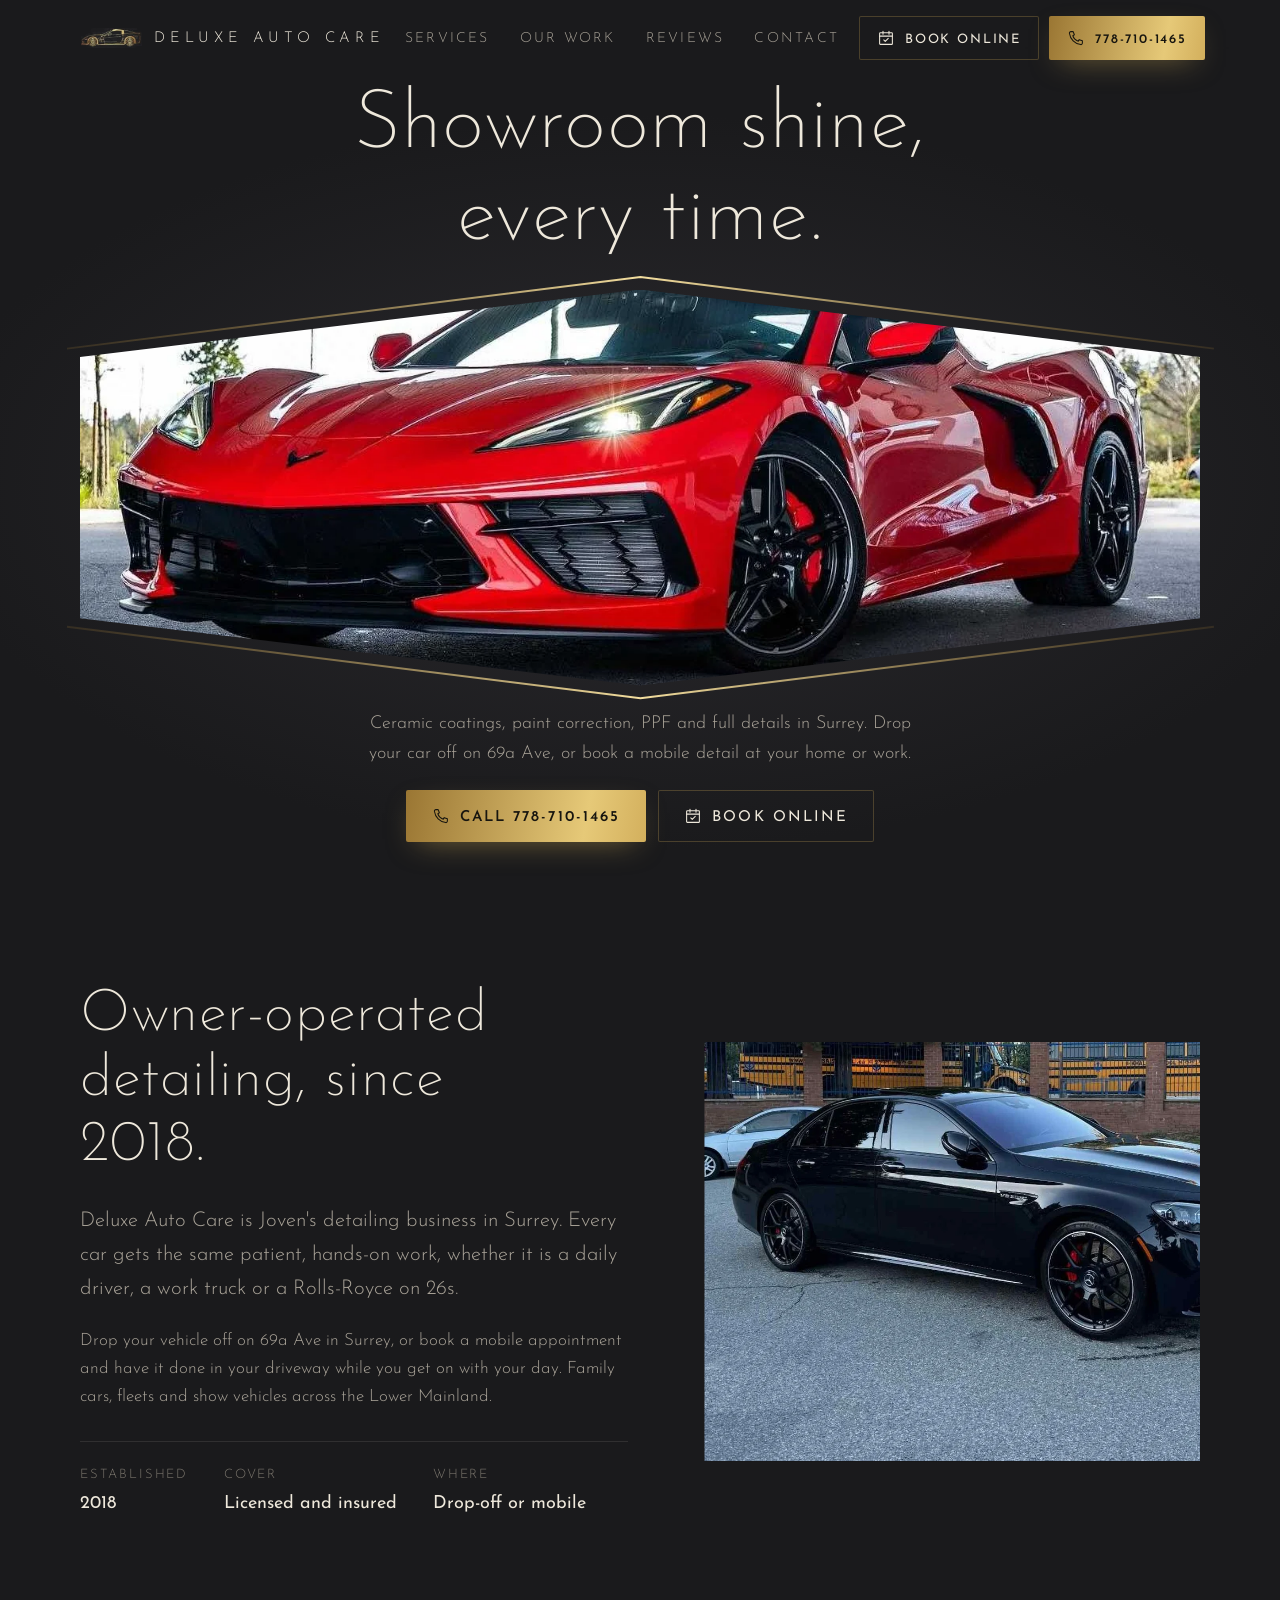
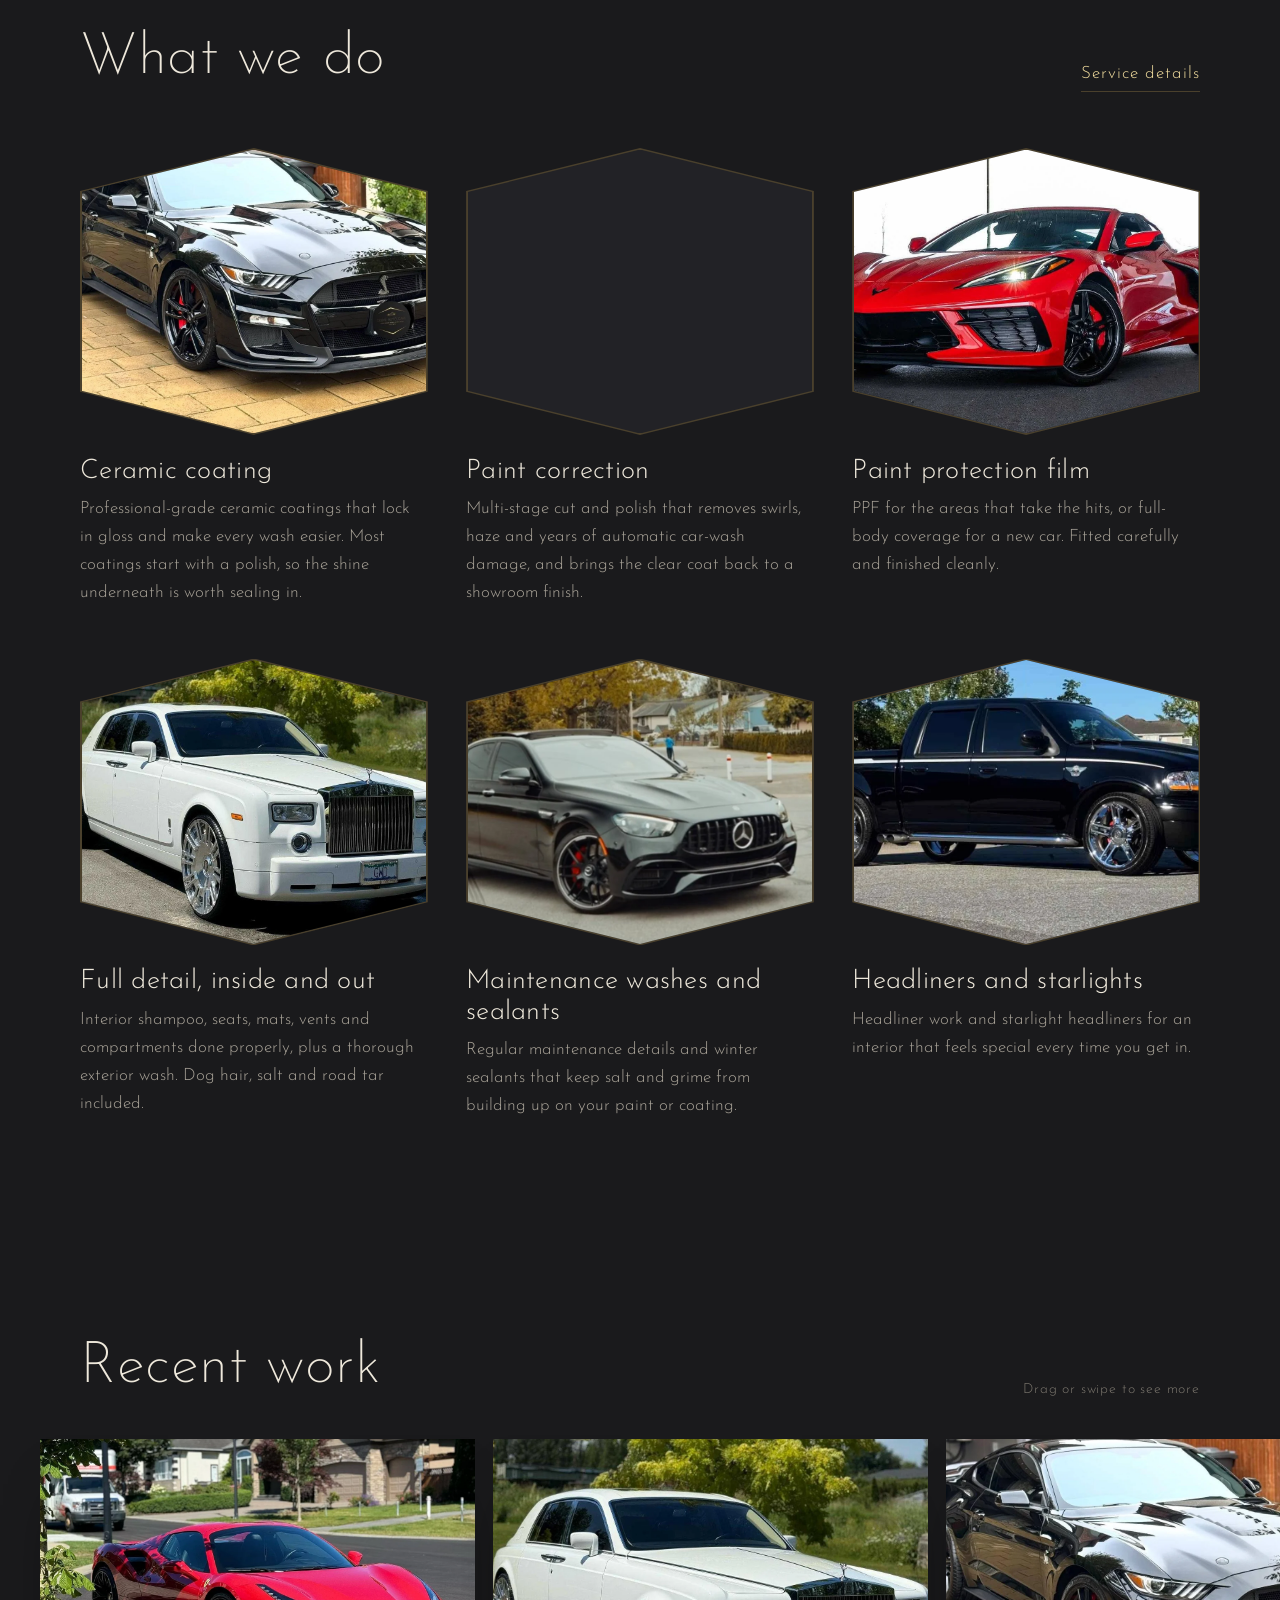
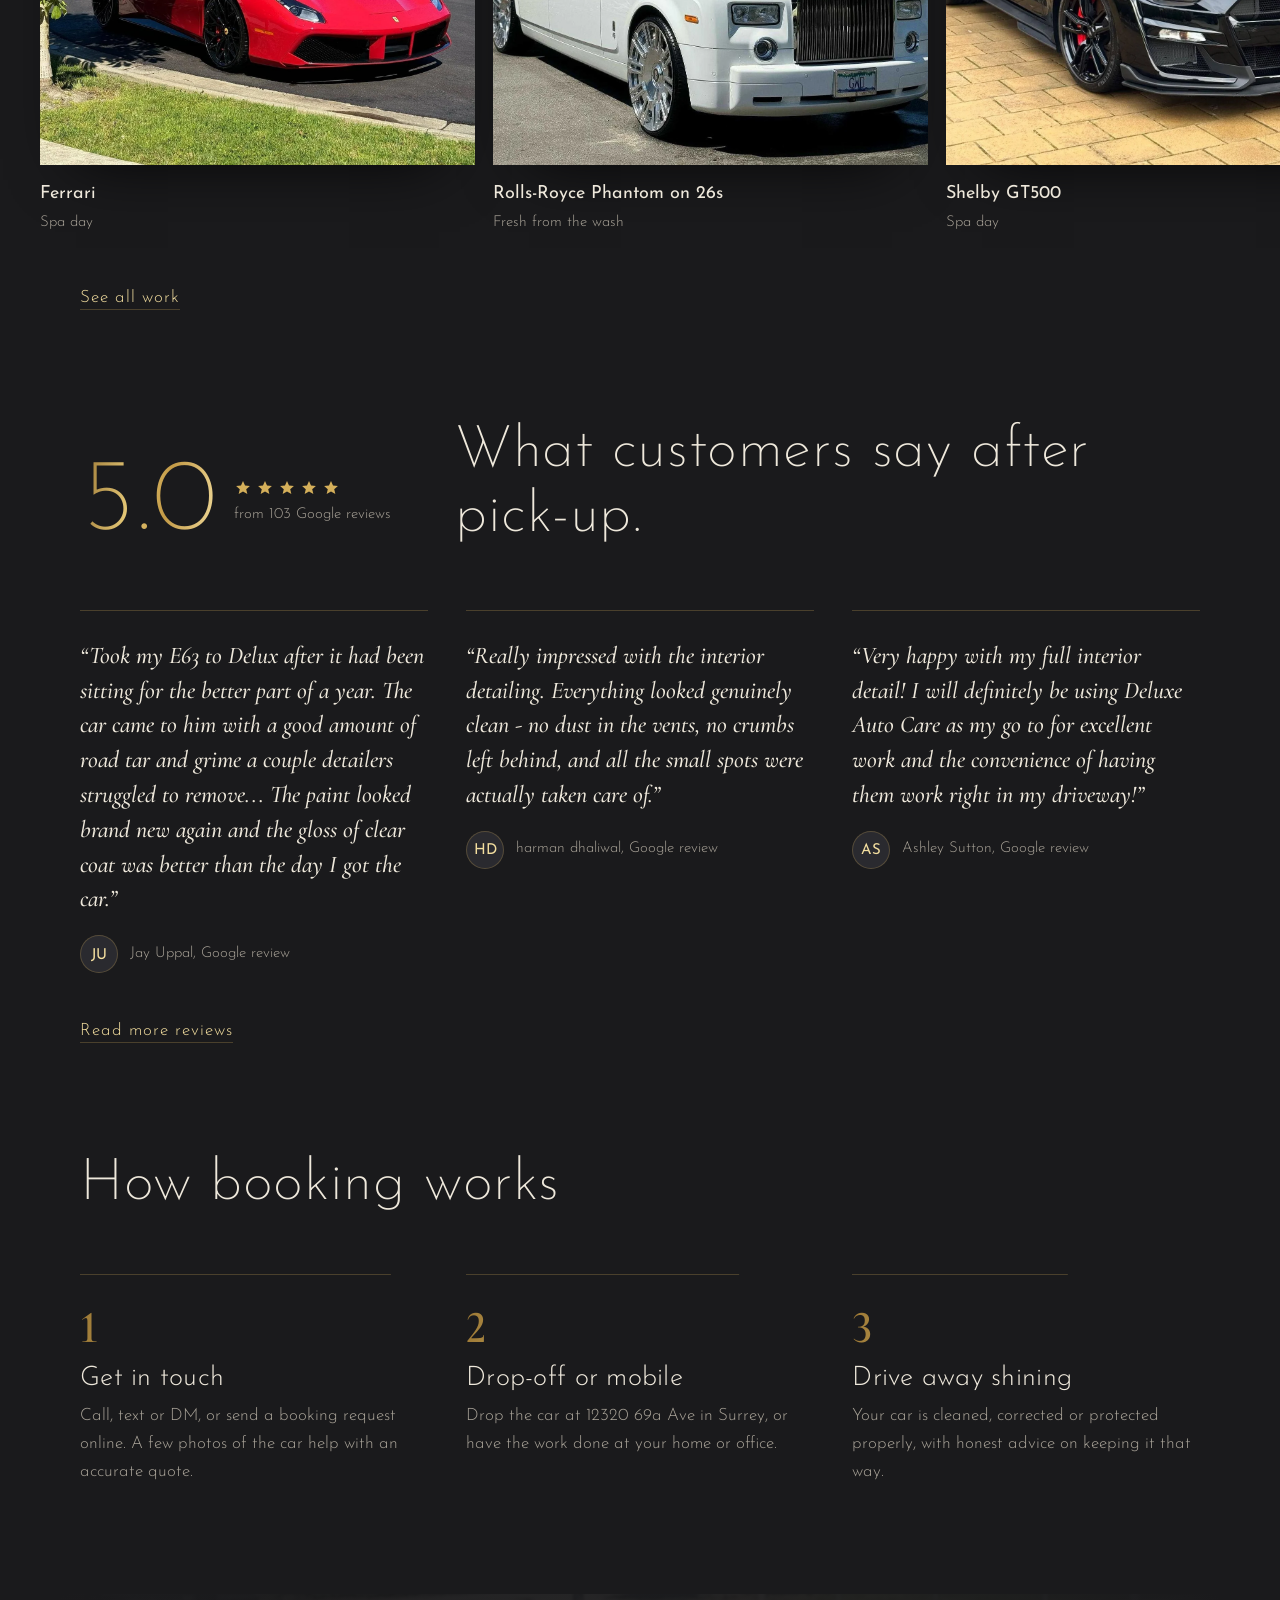
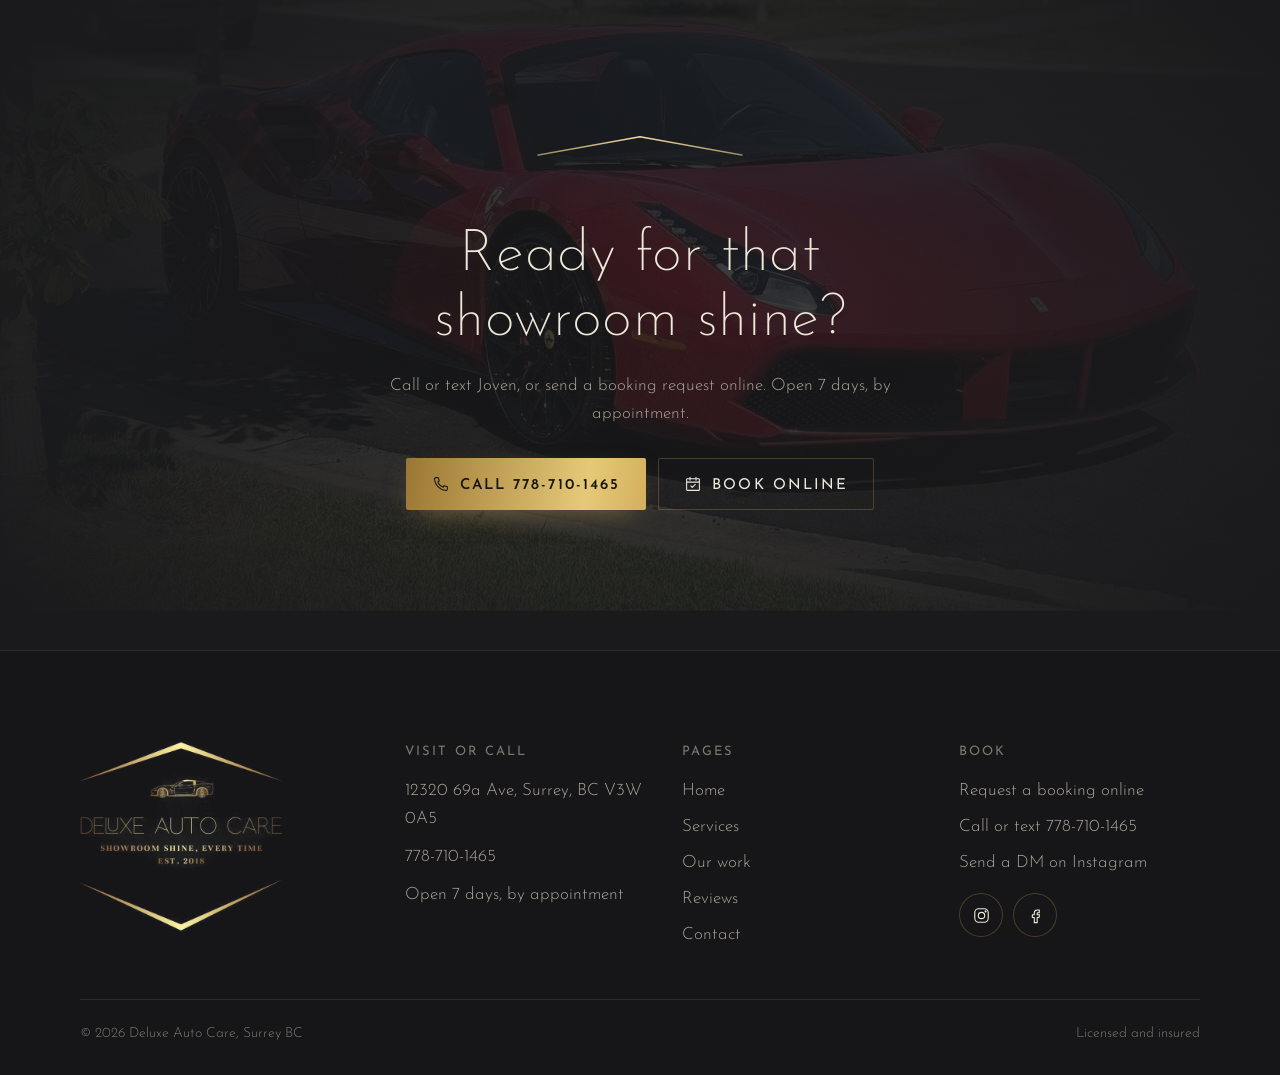
<file: index.html>
<!doctype html>
<html lang="en">
<head>
<meta charset="utf-8">
<meta name="viewport" content="width=device-width, initial-scale=1, viewport-fit=cover">
<meta name="robots" content="noindex, nofollow">
<script>(function(d){d.classList.remove("no-js");if(!matchMedia("(prefers-reduced-motion: reduce)").matches){d.classList.add("js-anim");setTimeout(function(){d.classList.remove("js-anim")},3500)}})(document.documentElement)</script>
<title>Deluxe Auto Care - Car detailing and ceramic coating in Surrey, BC</title>
<meta name="description" content="Showroom shine, every time. Ceramic coating, paint correction, PPF and full details in Surrey, BC. Drop-off or mobile. 5.0 on Google.">
<meta name="theme-color" content="#1A1A1C">
<link rel="icon" href="favicon.ico" sizes="any">
<link rel="icon" href="img/favicon.svg" type="image/svg+xml">
<link rel="apple-touch-icon" href="img/apple-touch-icon.png">
<meta property="og:type" content="website">
<meta property="og:site_name" content="Deluxe Auto Care">
<meta property="og:title" content="Deluxe Auto Care - Car detailing and ceramic coating in Surrey, BC">
<meta property="og:description" content="Showroom shine, every time. Ceramic coating, paint correction, PPF and full details in Surrey, BC. Drop-off or mobile. 5.0 on Google.">
<meta property="og:url" content="https://konkos-design.github.io/deluxe-auto-care/">
<meta property="og:image" content="https://konkos-design.github.io/deluxe-auto-care/img/og-image.jpg">
<meta property="og:image:width" content="1200">
<meta property="og:image:height" content="630">
<meta name="twitter:card" content="summary_large_image">
<meta name="twitter:title" content="Deluxe Auto Care - Car detailing and ceramic coating in Surrey, BC">
<meta name="twitter:description" content="Showroom shine, every time. Ceramic coating, paint correction, PPF and full details in Surrey, BC. Drop-off or mobile. 5.0 on Google.">
<meta name="twitter:image" content="https://konkos-design.github.io/deluxe-auto-care/img/og-image.jpg">
<link rel="preload" href="fonts/josefin-sans-latin-200-normal.woff2" as="font" type="font/woff2" crossorigin>
<link rel="preload" href="fonts/josefin-sans-latin-300-normal.woff2" as="font" type="font/woff2" crossorigin>
<link rel="stylesheet" href="css/style.css">
</head>
<body>
<a class="skip" href="#main">Skip to content</a>
<svg width="0" height="0" style="position:absolute" aria-hidden="true"><defs><linearGradient id="goldStroke" x1="0" y1="0" x2="1" y2="0"><stop offset="0" stop-color="#9A7633" stop-opacity=".2"/><stop offset=".5" stop-color="#F3DE9F"/><stop offset="1" stop-color="#9A7633" stop-opacity=".2"/></linearGradient></defs></svg>
<header class="hdr">
  <div class="wrap hdr__in">
    <a class="brand" href="index.html" aria-label="Deluxe Auto Care home"><img src="img/car-mark.png" width="212" height="68" alt=""><span>DELUXE AUTO CARE</span></a>
    <nav class="nav" aria-label="Main"><a href="services.html">Services</a><a href="work.html">Our work</a><a href="reviews.html">Reviews</a><a href="contact.html">Contact</a></nav>
    <div class="hdr__cta"><a class="btn btn--line" href="https://clienthub.getjobber.com/hubs/d2b1ad81-0c77-4733-be64-bdb75c380a6c/public/requests/1672461/new" target="_blank" rel="noopener"><svg viewBox="0 0 24 24" fill="none" stroke="currentColor" stroke-width="1.4" stroke-linecap="round" stroke-linejoin="round" aria-hidden="true"><rect x="3.5" y="5" width="17" height="15.5" rx="1"/><path d="M3.5 9.5h17M8 3v4M16 3v4M9 14.6l2 2 4-4.2"/></svg><span>Book online</span></a><a class="btn btn--gold" href="tel:+17787101465"><svg viewBox="0 0 24 24" fill="none" stroke="currentColor" stroke-width="1.4" stroke-linecap="round" stroke-linejoin="round" aria-hidden="true"><path d="M5.2 3.5h3l1.6 4.2-2 1.3a11 11 0 0 0 7.2 7.2l1.3-2 4.2 1.6v3a2 2 0 0 1-2.2 2A17.5 17.5 0 0 1 3.2 5.7a2 2 0 0 1 2-2.2z"/></svg><span>778-710-1465</span></a></div>
    <button class="burger" aria-label="Menu" aria-expanded="false" aria-controls="mnav"><i></i><i></i><i></i></button>
  </div>
</header>
<nav class="mnav" id="mnav" aria-label="Mobile">
  <a class="mnav__l" href="index.html">Home</a><a class="mnav__l" href="services.html">Services</a><a class="mnav__l" href="work.html">Our work</a><a class="mnav__l" href="reviews.html">Reviews</a><a class="mnav__l" href="contact.html">Contact</a>
  <div class="mnav__cta"><a class="btn btn--gold" href="tel:+17787101465"><svg viewBox="0 0 24 24" fill="none" stroke="currentColor" stroke-width="1.4" stroke-linecap="round" stroke-linejoin="round" aria-hidden="true"><path d="M5.2 3.5h3l1.6 4.2-2 1.3a11 11 0 0 0 7.2 7.2l1.3-2 4.2 1.6v3a2 2 0 0 1-2.2 2A17.5 17.5 0 0 1 3.2 5.7a2 2 0 0 1 2-2.2z"/></svg><span>Call 778-710-1465</span></a><a class="btn btn--line" href="https://clienthub.getjobber.com/hubs/d2b1ad81-0c77-4733-be64-bdb75c380a6c/public/requests/1672461/new" target="_blank" rel="noopener"><svg viewBox="0 0 24 24" fill="none" stroke="currentColor" stroke-width="1.4" stroke-linecap="round" stroke-linejoin="round" aria-hidden="true"><rect x="3.5" y="5" width="17" height="15.5" rx="1"/><path d="M3.5 9.5h17M8 3v4M16 3v4M9 14.6l2 2 4-4.2"/></svg><span>Book online</span></a></div>
  <p class="mnav__meta">12320 69a Ave, Surrey, BC V3W 0A5<br>Mobile detailing across the Lower Mainland</p>
</nav>
<main id="main">
<section class="hero">
  <div class="wrap hero__in">
    <h1><span class="ln"><span>Showroom shine,</span></span><span class="ln"><span>every time.</span></span></h1>
    <div class="gem">
      <svg class="gem__frame" viewBox="0 0 100 100" preserveAspectRatio="none" aria-hidden="true"><path pathLength="1" d="M0 17 L50 0 L100 17"/><path pathLength="1" d="M0 83 L50 100 L100 83"/></svg>
      <div class="gem__win"><picture><source media="(max-width:560px)" srcset="img/hero-corvette-m.webp" width="1000" height="611"><img src="img/hero-corvette.webp" width="1440" height="820" alt="Red C8 Corvette detailed by Deluxe Auto Care"></picture></div>
    </div>
    <p class="hero__sub">Ceramic coatings, paint correction, PPF and full details in Surrey. Drop your car off on 69a Ave, or book a mobile detail at your home or work.</p>
    <div class="hero__cta"><a class="btn btn--gold" href="tel:+17787101465"><svg viewBox="0 0 24 24" fill="none" stroke="currentColor" stroke-width="1.4" stroke-linecap="round" stroke-linejoin="round" aria-hidden="true"><path d="M5.2 3.5h3l1.6 4.2-2 1.3a11 11 0 0 0 7.2 7.2l1.3-2 4.2 1.6v3a2 2 0 0 1-2.2 2A17.5 17.5 0 0 1 3.2 5.7a2 2 0 0 1 2-2.2z"/></svg><span>Call 778-710-1465</span></a><a class="btn btn--line" href="https://clienthub.getjobber.com/hubs/d2b1ad81-0c77-4733-be64-bdb75c380a6c/public/requests/1672461/new" target="_blank" rel="noopener"><svg viewBox="0 0 24 24" fill="none" stroke="currentColor" stroke-width="1.4" stroke-linecap="round" stroke-linejoin="round" aria-hidden="true"><rect x="3.5" y="5" width="17" height="15.5" rx="1"/><path d="M3.5 9.5h17M8 3v4M16 3v4M9 14.6l2 2 4-4.2"/></svg><span>Book online</span></a></div>
  </div>
</section>
<section class="sec">
  <div class="wrap about">
    <div>
      <h2 class="rv">Owner-operated detailing, since 2018.</h2>
      <p class="lead rv" style="--d:.1s">Deluxe Auto Care is Joven's detailing business in Surrey. Every car gets the same patient, hands-on work, whether it is a daily driver, a work truck or a Rolls-Royce on 26s.</p>
      <p class="rv" style="--d:.15s;color:var(--mist);max-width:58ch">Drop your vehicle off on 69a Ave in Surrey, or book a mobile appointment and have it done in your driveway while you get on with your day. Family cars, fleets and show vehicles across the Lower Mainland.</p>
      <dl class="facts rv" style="--d:.2s">
        <div><dt>Established</dt><dd>2018</dd></div>
        <div><dt>Cover</dt><dd>Licensed and insured</dd></div>
        <div><dt>Where</dt><dd>Drop-off or mobile</dd></div>
      </dl>
    </div>
    <div class="photo photo--framed rv-img"><img src="img/e63-side.webp" width="900" height="762" alt="Black Mercedes-AMG E63 after a detail" loading=lazy decoding=async></div>
  </div>
</section>
<section class="sec" style="padding-top:0">
  <div class="wrap">
    <div class="svc-head"><h2 class="rv">What we do</h2><a class="link rv" href="services.html">Service details</a></div>
    <div class="gems"><a class="gcard rv" style="--d:0.00s" href="services.html#ceramic-coating"><div class="gcard__shape"><div><img src="img/gt500-front.webp" width="1440" height="900" alt="Black Shelby GT500 with a Deluxe Auto Care plate" loading=lazy decoding=async style="object-position:50% 60%"></div></div><h3>Ceramic coating</h3><p>Professional-grade ceramic coatings that lock in gloss and make every wash easier. Most coatings start with a polish, so the shine underneath is worth sealing in.</p></a><a class="gcard rv" style="--d:0.08s" href="services.html#paint-correction"><div class="gcard__shape"><div><img src="img/f150-2017.webp" width="1440" height="900" alt="Black Ford F-150 after paint correction" loading=lazy decoding=async style="object-position:50% 60%"></div></div><h3>Paint correction</h3><p>Multi-stage cut and polish that removes swirls, haze and years of automatic car-wash damage, and brings the clear coat back to a showroom finish.</p></a><a class="gcard rv" style="--d:0.16s" href="services.html#paint-protection-film"><div class="gcard__shape"><div><img src="img/hero-corvette.webp" width="1440" height="900" alt="Red C8 Corvette" loading=lazy decoding=async style="object-position:50% 60%"></div></div><h3>Paint protection film</h3><p>PPF for the areas that take the hits, or full-body coverage for a new car. Fitted carefully and finished cleanly.</p></a><a class="gcard rv" style="--d:0.00s" href="services.html#full-detail-inside-and-out"><div class="gcard__shape"><div><img src="img/phantom.webp" width="1440" height="900" alt="White Rolls-Royce Phantom after a wash" loading=lazy decoding=async style="object-position:50% 65%"></div></div><h3>Full detail, inside and out</h3><p>Interior shampoo, seats, mats, vents and compartments done properly, plus a thorough exterior wash. Dog hair, salt and road tar included.</p></a><a class="gcard rv" style="--d:0.08s" href="services.html#maintenance-washes-and-sealants"><div class="gcard__shape"><div><img src="img/e63.webp" width="1440" height="900" alt="Black Mercedes-AMG E63 after a polish and sealant" loading=lazy decoding=async style="object-position:50% 55%"></div></div><h3>Maintenance washes and sealants</h3><p>Regular maintenance details and winter sealants that keep salt and grime from building up on your paint or coating.</p></a><a class="gcard rv" style="--d:0.16s" href="services.html#headliners-and-starlights"><div class="gcard__shape"><div><img src="img/f150-hd.webp" width="1440" height="900" alt="Black 2003 Ford F-150 Harley-Davidson Edition" loading=lazy decoding=async style="object-position:50% 60%"></div></div><h3>Headliners and starlights</h3><p>Headliner work and starlight headliners for an interior that feels special every time you get in.</p></a></div>
  </div>
</section>
<section class="sec" style="padding-bottom:0">
  <div class="wrap strip-head">
    <h2 class="rv">Recent work</h2>
    <span class="strip-hint rv">Drag or swipe to see more</span>
  </div>
  <div class="strip-wrap"><div class="strip" tabindex="0" aria-label="Recent work gallery"><figure class="strip__card"><div class=strip__img><img src="img/ferrari.webp" width="1440" height="1060" alt="Ferrari" loading=lazy decoding=async></div><figcaption><b>Ferrari</b><span>Spa day</span></figcaption></figure><figure class="strip__card"><div class=strip__img><img src="img/phantom.webp" width="1440" height="960" alt="Rolls-Royce Phantom on 26s" loading=lazy decoding=async></div><figcaption><b>Rolls-Royce Phantom on 26s</b><span>Fresh from the wash</span></figcaption></figure><figure class="strip__card"><div class=strip__img><img src="img/gt500-front.webp" width="1440" height="920" alt="Shelby GT500" loading=lazy decoding=async></div><figcaption><b>Shelby GT500</b><span>Spa day</span></figcaption></figure><figure class="strip__card"><div class=strip__img><img src="img/f150-hd.webp" width="1456" height="690" alt="2003 F-150 Harley-Davidson Edition" loading=lazy decoding=async></div><figcaption><b>2003 F-150 Harley-Davidson Edition</b><span>Paint correction and ceramic coating</span></figcaption></figure><figure class="strip__card"><div class=strip__img><img src="img/e63.webp" width="1290" height="680" alt="Mercedes-AMG E63" loading=lazy decoding=async></div><figcaption><b>Mercedes-AMG E63</b><span>Polish and paint sealant</span></figcaption></figure><figure class="strip__card"><div class=strip__img><img src="img/f150-2017.webp" width="1440" height="1180" alt="2017 F-150" loading=lazy decoding=async></div><figcaption><b>2017 F-150</b><span>Seven years of car washes, corrected</span></figcaption></figure><figure class="strip__card"><div class=strip__img><img src="img/f150-orange.webp" width="1456" height="680" alt="2008 Harley F-150 on 26s" loading=lazy decoding=async></div><figcaption><b>2008 Harley F-150 on 26s</b><span>Polished and glossed up</span></figcaption></figure></div></div>
  <div class="wrap" style="margin-top:22px"><a class="link" href="work.html">See all work</a></div>
</section>
<section class="sec">
  <div class="wrap">
    <div class="rev-top">
      <div class="score rv"><span class="score__n gold-text">5.0</span><div><span class="stars" aria-label="5 out of 5 stars"><svg viewBox="0 0 24 24" fill="currentColor" aria-hidden="true"><path d="M12 2.8l2.7 6 6.5.6-4.9 4.3 1.5 6.4L12 16.8 6.2 20.1l1.5-6.4L2.8 9.4l6.5-.6z"/></svg><svg viewBox="0 0 24 24" fill="currentColor" aria-hidden="true"><path d="M12 2.8l2.7 6 6.5.6-4.9 4.3 1.5 6.4L12 16.8 6.2 20.1l1.5-6.4L2.8 9.4l6.5-.6z"/></svg><svg viewBox="0 0 24 24" fill="currentColor" aria-hidden="true"><path d="M12 2.8l2.7 6 6.5.6-4.9 4.3 1.5 6.4L12 16.8 6.2 20.1l1.5-6.4L2.8 9.4l6.5-.6z"/></svg><svg viewBox="0 0 24 24" fill="currentColor" aria-hidden="true"><path d="M12 2.8l2.7 6 6.5.6-4.9 4.3 1.5 6.4L12 16.8 6.2 20.1l1.5-6.4L2.8 9.4l6.5-.6z"/></svg><svg viewBox="0 0 24 24" fill="currentColor" aria-hidden="true"><path d="M12 2.8l2.7 6 6.5.6-4.9 4.3 1.5 6.4L12 16.8 6.2 20.1l1.5-6.4L2.8 9.4l6.5-.6z"/></svg></span><small>from 103 Google reviews</small></div></div>
      <h2 class="rv" style="--d:.1s">What customers say after pick-up.</h2>
    </div>
    <div class="quotes"><figure class="quote rv" style="--d:0s"><blockquote>&ldquo;Took my E63 to Delux after it had been sitting for the better part of a year. The car came to him with a good amount of road tar and grime a couple detailers struggled to remove... The paint looked brand new again and the gloss of clear coat was better than the day I got the car.&rdquo;</blockquote><figcaption><span class="ava" aria-hidden="true">JU</span><span>Jay Uppal, Google review</span></figcaption></figure><figure class="quote rv" style="--d:0.1s"><blockquote>&ldquo;Really impressed with the interior detailing. Everything looked genuinely clean - no dust in the vents, no crumbs left behind, and all the small spots were actually taken care of.&rdquo;</blockquote><figcaption><span class="ava" aria-hidden="true">HD</span><span>harman dhaliwal, Google review</span></figcaption></figure><figure class="quote rv" style="--d:0.2s"><blockquote>&ldquo;Very happy with my full interior detail! I will definitely be using Deluxe Auto Care as my go to for excellent work and the convenience of having them work right in my driveway!&rdquo;</blockquote><figcaption><span class="ava" aria-hidden="true">AS</span><span>Ashley Sutton, Google review</span></figcaption></figure></div>
    <div class="rev-more rv"><a class="link" href="reviews.html">Read more reviews</a></div>
  </div>
</section>
<section class="sec" style="padding-top:0">
  <div class="wrap">
    <h2 class="rv" style="margin-bottom:clamp(30px,5vw,56px)">How booking works</h2>
    <ol class="steps">
      <li class="rv"><h3>Get in touch</h3><p>Call, text or DM, or send a booking request online. A few photos of the car help with an accurate quote.</p></li>
      <li class="rv" style="--d:.1s"><h3>Drop-off or mobile</h3><p>Drop the car at 12320 69a Ave in Surrey, or have the work done at your home or office.</p></li>
      <li class="rv" style="--d:.2s"><h3>Drive away shining</h3><p>Your car is cleaned, corrected or protected properly, with honest advice on keeping it that way.</p></li>
    </ol>
  </div>
</section>
<section class="band">
  <div class="band__bg"><img src="img/ferrari.webp" width="1440" height="1060" alt="" loading=lazy decoding=async></div>
  <div class="wrap">
    <svg class="chev" viewBox="0 0 400 40" preserveAspectRatio="none" aria-hidden="true"><path pathLength="1" d="M0 38 L200 2 L400 38"/></svg>
    <h2 class="rv">Ready for that showroom shine?</h2>
    <p class="rv" style="--d:.1s">Call or text Joven, or send a booking request online. Open 7 days, by appointment.</p>
    <div class="hero__cta rv" style="--d:.2s"><a class="btn btn--gold" href="tel:+17787101465"><svg viewBox="0 0 24 24" fill="none" stroke="currentColor" stroke-width="1.4" stroke-linecap="round" stroke-linejoin="round" aria-hidden="true"><path d="M5.2 3.5h3l1.6 4.2-2 1.3a11 11 0 0 0 7.2 7.2l1.3-2 4.2 1.6v3a2 2 0 0 1-2.2 2A17.5 17.5 0 0 1 3.2 5.7a2 2 0 0 1 2-2.2z"/></svg><span>Call 778-710-1465</span></a><a class="btn btn--line" href="https://clienthub.getjobber.com/hubs/d2b1ad81-0c77-4733-be64-bdb75c380a6c/public/requests/1672461/new" target="_blank" rel="noopener"><svg viewBox="0 0 24 24" fill="none" stroke="currentColor" stroke-width="1.4" stroke-linecap="round" stroke-linejoin="round" aria-hidden="true"><rect x="3.5" y="5" width="17" height="15.5" rx="1"/><path d="M3.5 9.5h17M8 3v4M16 3v4M9 14.6l2 2 4-4.2"/></svg><span>Book online</span></a></div>
  </div>
</section>
</main>
<footer class="ftr">
  <div class="wrap">
    <div class="ftr__grid">
      <div><img class="ftr__logo" src="img/logo-gold-520.webp" width="520" height="490" alt="Deluxe Auto Care - Showroom shine, every time. Est. 2018" loading="lazy"></div>
      <div><h4>Visit or call</h4><p>12320 69a Ave, Surrey, BC V3W 0A5</p><p style="margin-top:10px"><a href="tel:+17787101465">778-710-1465</a></p><p style="margin-top:10px">Open 7 days, by appointment</p></div>
      <div><h4>Pages</h4><ul><li><a href="index.html">Home</a></li><li><a href="services.html">Services</a></li><li><a href="work.html">Our work</a></li><li><a href="reviews.html">Reviews</a></li><li><a href="contact.html">Contact</a></li></ul></div>
      <div><h4>Book</h4><ul><li><a href="https://clienthub.getjobber.com/hubs/d2b1ad81-0c77-4733-be64-bdb75c380a6c/public/requests/1672461/new" target="_blank" rel="noopener">Request a booking online</a></li><li><a href="tel:+17787101465">Call or text 778-710-1465</a></li><li><a href="https://www.instagram.com/deluxeautocare_/" target="_blank" rel="noopener">Send a DM on Instagram</a></li></ul>
        <div class="social"><a href="https://www.instagram.com/deluxeautocare_/" target="_blank" rel="noopener" aria-label="Instagram"><svg viewBox="0 0 24 24" fill="none" stroke-width="1.4" stroke-linecap="round" aria-hidden="true"><rect x="3.5" y="3.5" width="17" height="17" rx="5"/><circle cx="12" cy="12" r="4"/><circle cx="17.2" cy="6.8" r=".6" fill="currentColor"/></svg></a><a href="https://www.facebook.com/deluxeautocare" target="_blank" rel="noopener" aria-label="Facebook"><svg viewBox="0 0 24 24" fill="none" stroke-width="1.4" stroke-linecap="round" stroke-linejoin="round" aria-hidden="true"><path d="M14.5 8.5h2.3V5h-2.6c-2.4 0-3.7 1.5-3.7 3.9v2.2H8V14.5h2.5V21h3.6v-6.5h2.4l.5-3.4h-2.9V9.4c0-.6.3-.9.9-.9z"/></svg></a></div></div>
    </div>
    <div class="ftr__base"><span>&copy; <span data-y>2026</span> Deluxe Auto Care, Surrey BC</span><span>Licensed and insured</span></div>
  </div>
</footer>
<div class="mbar"><a class="btn btn--gold" href="tel:+17787101465"><svg viewBox="0 0 24 24" fill="none" stroke="currentColor" stroke-width="1.4" stroke-linecap="round" stroke-linejoin="round" aria-hidden="true"><path d="M5.2 3.5h3l1.6 4.2-2 1.3a11 11 0 0 0 7.2 7.2l1.3-2 4.2 1.6v3a2 2 0 0 1-2.2 2A17.5 17.5 0 0 1 3.2 5.7a2 2 0 0 1 2-2.2z"/></svg><span>Call now</span></a><a class="btn btn--line" href="https://clienthub.getjobber.com/hubs/d2b1ad81-0c77-4733-be64-bdb75c380a6c/public/requests/1672461/new" target="_blank" rel="noopener"><svg viewBox="0 0 24 24" fill="none" stroke="currentColor" stroke-width="1.4" stroke-linecap="round" stroke-linejoin="round" aria-hidden="true"><rect x="3.5" y="5" width="17" height="15.5" rx="1"/><path d="M3.5 9.5h17M8 3v4M16 3v4M9 14.6l2 2 4-4.2"/></svg><span>Book online</span></a></div>
<script src="js/gsap.min.js" defer></script>
<script src="js/ScrollTrigger.min.js" defer></script>
<script src="js/main.js" defer></script>
</body>
</html>
</file>
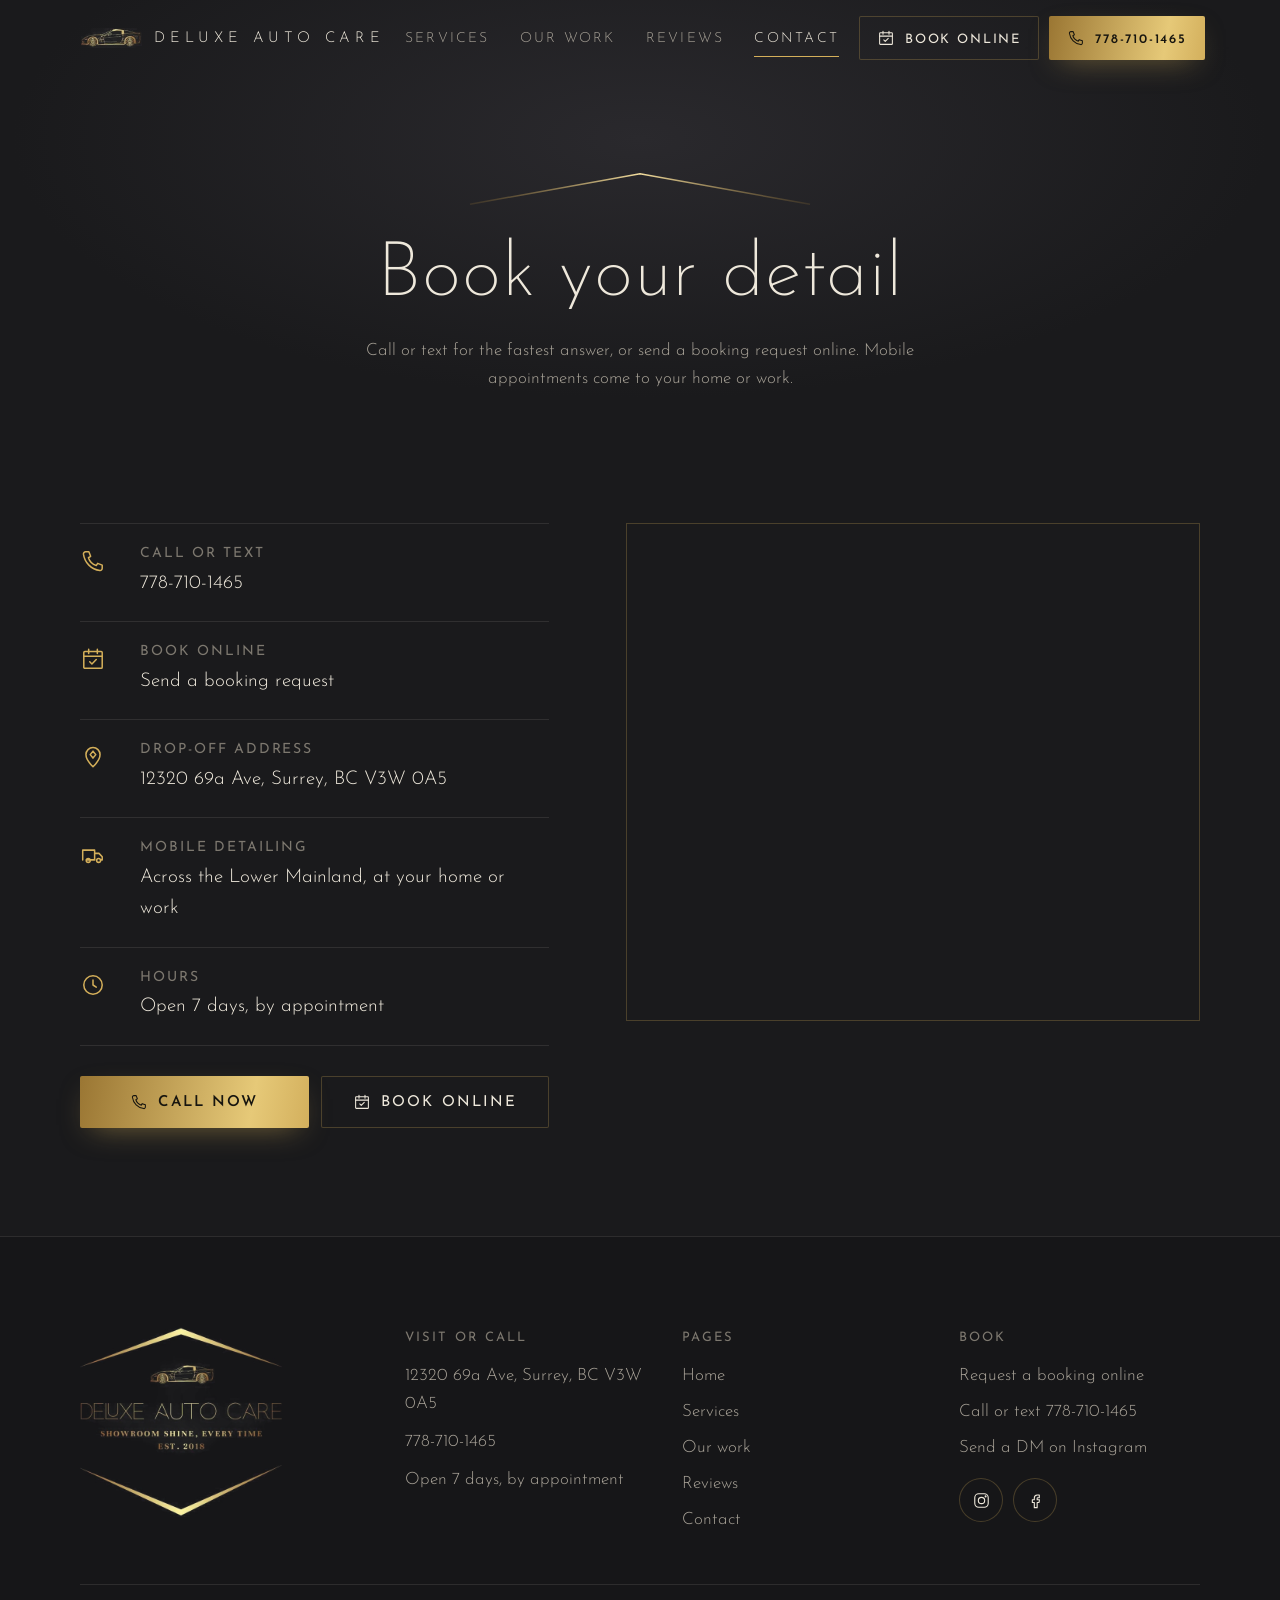
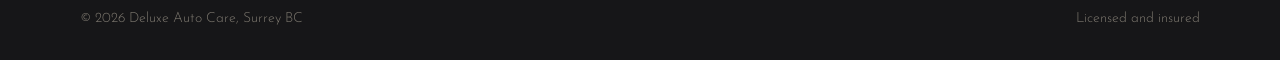
<file: contact.html>
<!doctype html>
<html lang="en">
<head>
<meta charset="utf-8">
<meta name="viewport" content="width=device-width, initial-scale=1, viewport-fit=cover">
<meta name="robots" content="noindex, nofollow">
<script>(function(d){d.classList.remove("no-js");if(!matchMedia("(prefers-reduced-motion: reduce)").matches){d.classList.add("js-anim");setTimeout(function(){d.classList.remove("js-anim")},3500)}})(document.documentElement)</script>
<title>Contact and booking - Deluxe Auto Care, Surrey BC</title>
<meta name="description" content="Call or text 778-710-1465 or book online. 12320 69a Ave, Surrey, BC. Mobile detailing across the Lower Mainland.">
<meta name="theme-color" content="#1A1A1C">
<link rel="icon" href="favicon.ico" sizes="any">
<link rel="icon" href="img/favicon.svg" type="image/svg+xml">
<link rel="apple-touch-icon" href="img/apple-touch-icon.png">
<meta property="og:type" content="website">
<meta property="og:site_name" content="Deluxe Auto Care">
<meta property="og:title" content="Contact and booking - Deluxe Auto Care, Surrey BC">
<meta property="og:description" content="Call or text 778-710-1465 or book online. 12320 69a Ave, Surrey, BC. Mobile detailing across the Lower Mainland.">
<meta property="og:url" content="https://konkos-design.github.io/deluxe-auto-care/contact.html">
<meta property="og:image" content="https://konkos-design.github.io/deluxe-auto-care/img/og-image.jpg">
<meta property="og:image:width" content="1200">
<meta property="og:image:height" content="630">
<meta name="twitter:card" content="summary_large_image">
<meta name="twitter:title" content="Contact and booking - Deluxe Auto Care, Surrey BC">
<meta name="twitter:description" content="Call or text 778-710-1465 or book online. 12320 69a Ave, Surrey, BC. Mobile detailing across the Lower Mainland.">
<meta name="twitter:image" content="https://konkos-design.github.io/deluxe-auto-care/img/og-image.jpg">
<link rel="preload" href="fonts/josefin-sans-latin-200-normal.woff2" as="font" type="font/woff2" crossorigin>
<link rel="preload" href="fonts/josefin-sans-latin-300-normal.woff2" as="font" type="font/woff2" crossorigin>
<link rel="stylesheet" href="css/style.css">
</head>
<body>
<a class="skip" href="#main">Skip to content</a>
<svg width="0" height="0" style="position:absolute" aria-hidden="true"><defs><linearGradient id="goldStroke" x1="0" y1="0" x2="1" y2="0"><stop offset="0" stop-color="#9A7633" stop-opacity=".2"/><stop offset=".5" stop-color="#F3DE9F"/><stop offset="1" stop-color="#9A7633" stop-opacity=".2"/></linearGradient></defs></svg>
<header class="hdr">
  <div class="wrap hdr__in">
    <a class="brand" href="index.html" aria-label="Deluxe Auto Care home"><img src="img/car-mark.png" width="212" height="68" alt=""><span>DELUXE AUTO CARE</span></a>
    <nav class="nav" aria-label="Main"><a href="services.html">Services</a><a href="work.html">Our work</a><a href="reviews.html">Reviews</a><a href="contact.html" aria-current=page>Contact</a></nav>
    <div class="hdr__cta"><a class="btn btn--line" href="https://clienthub.getjobber.com/hubs/d2b1ad81-0c77-4733-be64-bdb75c380a6c/public/requests/1672461/new" target="_blank" rel="noopener"><svg viewBox="0 0 24 24" fill="none" stroke="currentColor" stroke-width="1.4" stroke-linecap="round" stroke-linejoin="round" aria-hidden="true"><rect x="3.5" y="5" width="17" height="15.5" rx="1"/><path d="M3.5 9.5h17M8 3v4M16 3v4M9 14.6l2 2 4-4.2"/></svg><span>Book online</span></a><a class="btn btn--gold" href="tel:+17787101465"><svg viewBox="0 0 24 24" fill="none" stroke="currentColor" stroke-width="1.4" stroke-linecap="round" stroke-linejoin="round" aria-hidden="true"><path d="M5.2 3.5h3l1.6 4.2-2 1.3a11 11 0 0 0 7.2 7.2l1.3-2 4.2 1.6v3a2 2 0 0 1-2.2 2A17.5 17.5 0 0 1 3.2 5.7a2 2 0 0 1 2-2.2z"/></svg><span>778-710-1465</span></a></div>
    <button class="burger" aria-label="Menu" aria-expanded="false" aria-controls="mnav"><i></i><i></i><i></i></button>
  </div>
</header>
<nav class="mnav" id="mnav" aria-label="Mobile">
  <a class="mnav__l" href="index.html">Home</a><a class="mnav__l" href="services.html">Services</a><a class="mnav__l" href="work.html">Our work</a><a class="mnav__l" href="reviews.html">Reviews</a><a class="mnav__l" href="contact.html">Contact</a>
  <div class="mnav__cta"><a class="btn btn--gold" href="tel:+17787101465"><svg viewBox="0 0 24 24" fill="none" stroke="currentColor" stroke-width="1.4" stroke-linecap="round" stroke-linejoin="round" aria-hidden="true"><path d="M5.2 3.5h3l1.6 4.2-2 1.3a11 11 0 0 0 7.2 7.2l1.3-2 4.2 1.6v3a2 2 0 0 1-2.2 2A17.5 17.5 0 0 1 3.2 5.7a2 2 0 0 1 2-2.2z"/></svg><span>Call 778-710-1465</span></a><a class="btn btn--line" href="https://clienthub.getjobber.com/hubs/d2b1ad81-0c77-4733-be64-bdb75c380a6c/public/requests/1672461/new" target="_blank" rel="noopener"><svg viewBox="0 0 24 24" fill="none" stroke="currentColor" stroke-width="1.4" stroke-linecap="round" stroke-linejoin="round" aria-hidden="true"><rect x="3.5" y="5" width="17" height="15.5" rx="1"/><path d="M3.5 9.5h17M8 3v4M16 3v4M9 14.6l2 2 4-4.2"/></svg><span>Book online</span></a></div>
  <p class="mnav__meta">12320 69a Ave, Surrey, BC V3W 0A5<br>Mobile detailing across the Lower Mainland</p>
</nav>
<main id="main">
<section class="phead"><div class="wrap"><svg class="chev" viewBox="0 0 400 40" preserveAspectRatio="none" aria-hidden="true"><path pathLength="1" d="M0 38 L200 2 L400 38"/></svg><h1><span class="ln"><span>Book your detail</span></span></h1><p>Call or text for the fastest answer, or send a booking request online. Mobile appointments come to your home or work.</p></div></section>
<section class="sec" style="padding-top:clamp(30px,5vw,60px)"><div class="wrap contact">
  <div>
    <div class="cinfo">
      <div class="crow rv"><svg viewBox="0 0 24 24" fill="none" stroke="currentColor" stroke-width="1.4" stroke-linecap="round" stroke-linejoin="round" aria-hidden="true"><path d="M5.2 3.5h3l1.6 4.2-2 1.3a11 11 0 0 0 7.2 7.2l1.3-2 4.2 1.6v3a2 2 0 0 1-2.2 2A17.5 17.5 0 0 1 3.2 5.7a2 2 0 0 1 2-2.2z"/></svg><div><h3>Call or text</h3><p><a href="tel:+17787101465">778-710-1465</a></p></div></div>
      <div class="crow rv"><svg viewBox="0 0 24 24" fill="none" stroke="currentColor" stroke-width="1.4" stroke-linecap="round" stroke-linejoin="round" aria-hidden="true"><rect x="3.5" y="5" width="17" height="15.5" rx="1"/><path d="M3.5 9.5h17M8 3v4M16 3v4M9 14.6l2 2 4-4.2"/></svg><div><h3>Book online</h3><p><a href="https://clienthub.getjobber.com/hubs/d2b1ad81-0c77-4733-be64-bdb75c380a6c/public/requests/1672461/new" target="_blank" rel="noopener">Send a booking request</a></p></div></div>
      <div class="crow rv"><svg viewBox="0 0 24 24" fill="none" stroke="currentColor" stroke-width="1.4" stroke-linecap="round" stroke-linejoin="round" aria-hidden="true"><path d="M12 21s-6.5-6.2-6.5-11.2a6.5 6.5 0 0 1 13 0C18.5 14.8 12 21 12 21z"/><path d="M12 6.6l2.6 3.2-2.6 3.2-2.6-3.2z"/></svg><div><h3>Drop-off address</h3><p><a href="https://www.google.com/maps/search/?api=1&query=Deluxe+auto+care+12320+69a+Ave+Surrey" target="_blank" rel="noopener">12320 69a Ave, Surrey, BC V3W 0A5</a></p></div></div>
      <div class="crow rv"><svg viewBox="0 0 24 24" fill="none" stroke="currentColor" stroke-width="1.4" stroke-linecap="round" stroke-linejoin="round" aria-hidden="true"><path d="M2.5 16.5V7.5h11v9M13.5 10.5h4l3 3.2v2.8h-1.6M6 16.5h7.7"/><circle cx="7.6" cy="17" r="1.8"/><circle cx="17.2" cy="17" r="1.8"/></svg><div><h3>Mobile detailing</h3><p>Across the Lower Mainland, at your home or work</p></div></div>
      <div class="crow rv"><svg viewBox="0 0 24 24" fill="none" stroke="currentColor" stroke-width="1.4" stroke-linecap="round" stroke-linejoin="round" aria-hidden="true"><circle cx="12" cy="12" r="8.5"/><path d="M12 7.5V12l3 2"/></svg><div><h3>Hours</h3><p>Open 7 days, by appointment</p></div></div>
    </div>
    <div class="hero__cta"><a class="btn btn--gold" href="tel:+17787101465"><svg viewBox="0 0 24 24" fill="none" stroke="currentColor" stroke-width="1.4" stroke-linecap="round" stroke-linejoin="round" aria-hidden="true"><path d="M5.2 3.5h3l1.6 4.2-2 1.3a11 11 0 0 0 7.2 7.2l1.3-2 4.2 1.6v3a2 2 0 0 1-2.2 2A17.5 17.5 0 0 1 3.2 5.7a2 2 0 0 1 2-2.2z"/></svg><span>Call now</span></a><a class="btn btn--line" href="https://clienthub.getjobber.com/hubs/d2b1ad81-0c77-4733-be64-bdb75c380a6c/public/requests/1672461/new" target="_blank" rel="noopener"><svg viewBox="0 0 24 24" fill="none" stroke="currentColor" stroke-width="1.4" stroke-linecap="round" stroke-linejoin="round" aria-hidden="true"><rect x="3.5" y="5" width="17" height="15.5" rx="1"/><path d="M3.5 9.5h17M8 3v4M16 3v4M9 14.6l2 2 4-4.2"/></svg><span>Book online</span></a></div>
  </div>
  <div class="map rv-img"><iframe title="Deluxe Auto Care on Google Maps" loading="lazy" referrerpolicy="no-referrer-when-downgrade" src="https://www.google.com/maps?q=Deluxe+auto+care,+12320+69a+Ave,+Surrey,+BC&z=15&output=embed"></iframe></div>
</div></section>
</main>
<footer class="ftr">
  <div class="wrap">
    <div class="ftr__grid">
      <div><img class="ftr__logo" src="img/logo-gold-520.webp" width="520" height="490" alt="Deluxe Auto Care - Showroom shine, every time. Est. 2018" loading="lazy"></div>
      <div><h4>Visit or call</h4><p>12320 69a Ave, Surrey, BC V3W 0A5</p><p style="margin-top:10px"><a href="tel:+17787101465">778-710-1465</a></p><p style="margin-top:10px">Open 7 days, by appointment</p></div>
      <div><h4>Pages</h4><ul><li><a href="index.html">Home</a></li><li><a href="services.html">Services</a></li><li><a href="work.html">Our work</a></li><li><a href="reviews.html">Reviews</a></li><li><a href="contact.html">Contact</a></li></ul></div>
      <div><h4>Book</h4><ul><li><a href="https://clienthub.getjobber.com/hubs/d2b1ad81-0c77-4733-be64-bdb75c380a6c/public/requests/1672461/new" target="_blank" rel="noopener">Request a booking online</a></li><li><a href="tel:+17787101465">Call or text 778-710-1465</a></li><li><a href="https://www.instagram.com/deluxeautocare_/" target="_blank" rel="noopener">Send a DM on Instagram</a></li></ul>
        <div class="social"><a href="https://www.instagram.com/deluxeautocare_/" target="_blank" rel="noopener" aria-label="Instagram"><svg viewBox="0 0 24 24" fill="none" stroke-width="1.4" stroke-linecap="round" aria-hidden="true"><rect x="3.5" y="3.5" width="17" height="17" rx="5"/><circle cx="12" cy="12" r="4"/><circle cx="17.2" cy="6.8" r=".6" fill="currentColor"/></svg></a><a href="https://www.facebook.com/deluxeautocare" target="_blank" rel="noopener" aria-label="Facebook"><svg viewBox="0 0 24 24" fill="none" stroke-width="1.4" stroke-linecap="round" stroke-linejoin="round" aria-hidden="true"><path d="M14.5 8.5h2.3V5h-2.6c-2.4 0-3.7 1.5-3.7 3.9v2.2H8V14.5h2.5V21h3.6v-6.5h2.4l.5-3.4h-2.9V9.4c0-.6.3-.9.9-.9z"/></svg></a></div></div>
    </div>
    <div class="ftr__base"><span>&copy; <span data-y>2026</span> Deluxe Auto Care, Surrey BC</span><span>Licensed and insured</span></div>
  </div>
</footer>
<div class="mbar"><a class="btn btn--gold" href="tel:+17787101465"><svg viewBox="0 0 24 24" fill="none" stroke="currentColor" stroke-width="1.4" stroke-linecap="round" stroke-linejoin="round" aria-hidden="true"><path d="M5.2 3.5h3l1.6 4.2-2 1.3a11 11 0 0 0 7.2 7.2l1.3-2 4.2 1.6v3a2 2 0 0 1-2.2 2A17.5 17.5 0 0 1 3.2 5.7a2 2 0 0 1 2-2.2z"/></svg><span>Call now</span></a><a class="btn btn--line" href="https://clienthub.getjobber.com/hubs/d2b1ad81-0c77-4733-be64-bdb75c380a6c/public/requests/1672461/new" target="_blank" rel="noopener"><svg viewBox="0 0 24 24" fill="none" stroke="currentColor" stroke-width="1.4" stroke-linecap="round" stroke-linejoin="round" aria-hidden="true"><rect x="3.5" y="5" width="17" height="15.5" rx="1"/><path d="M3.5 9.5h17M8 3v4M16 3v4M9 14.6l2 2 4-4.2"/></svg><span>Book online</span></a></div>
<script src="js/gsap.min.js" defer></script>
<script src="js/ScrollTrigger.min.js" defer></script>
<script src="js/main.js" defer></script>
</body>
</html>
</file>
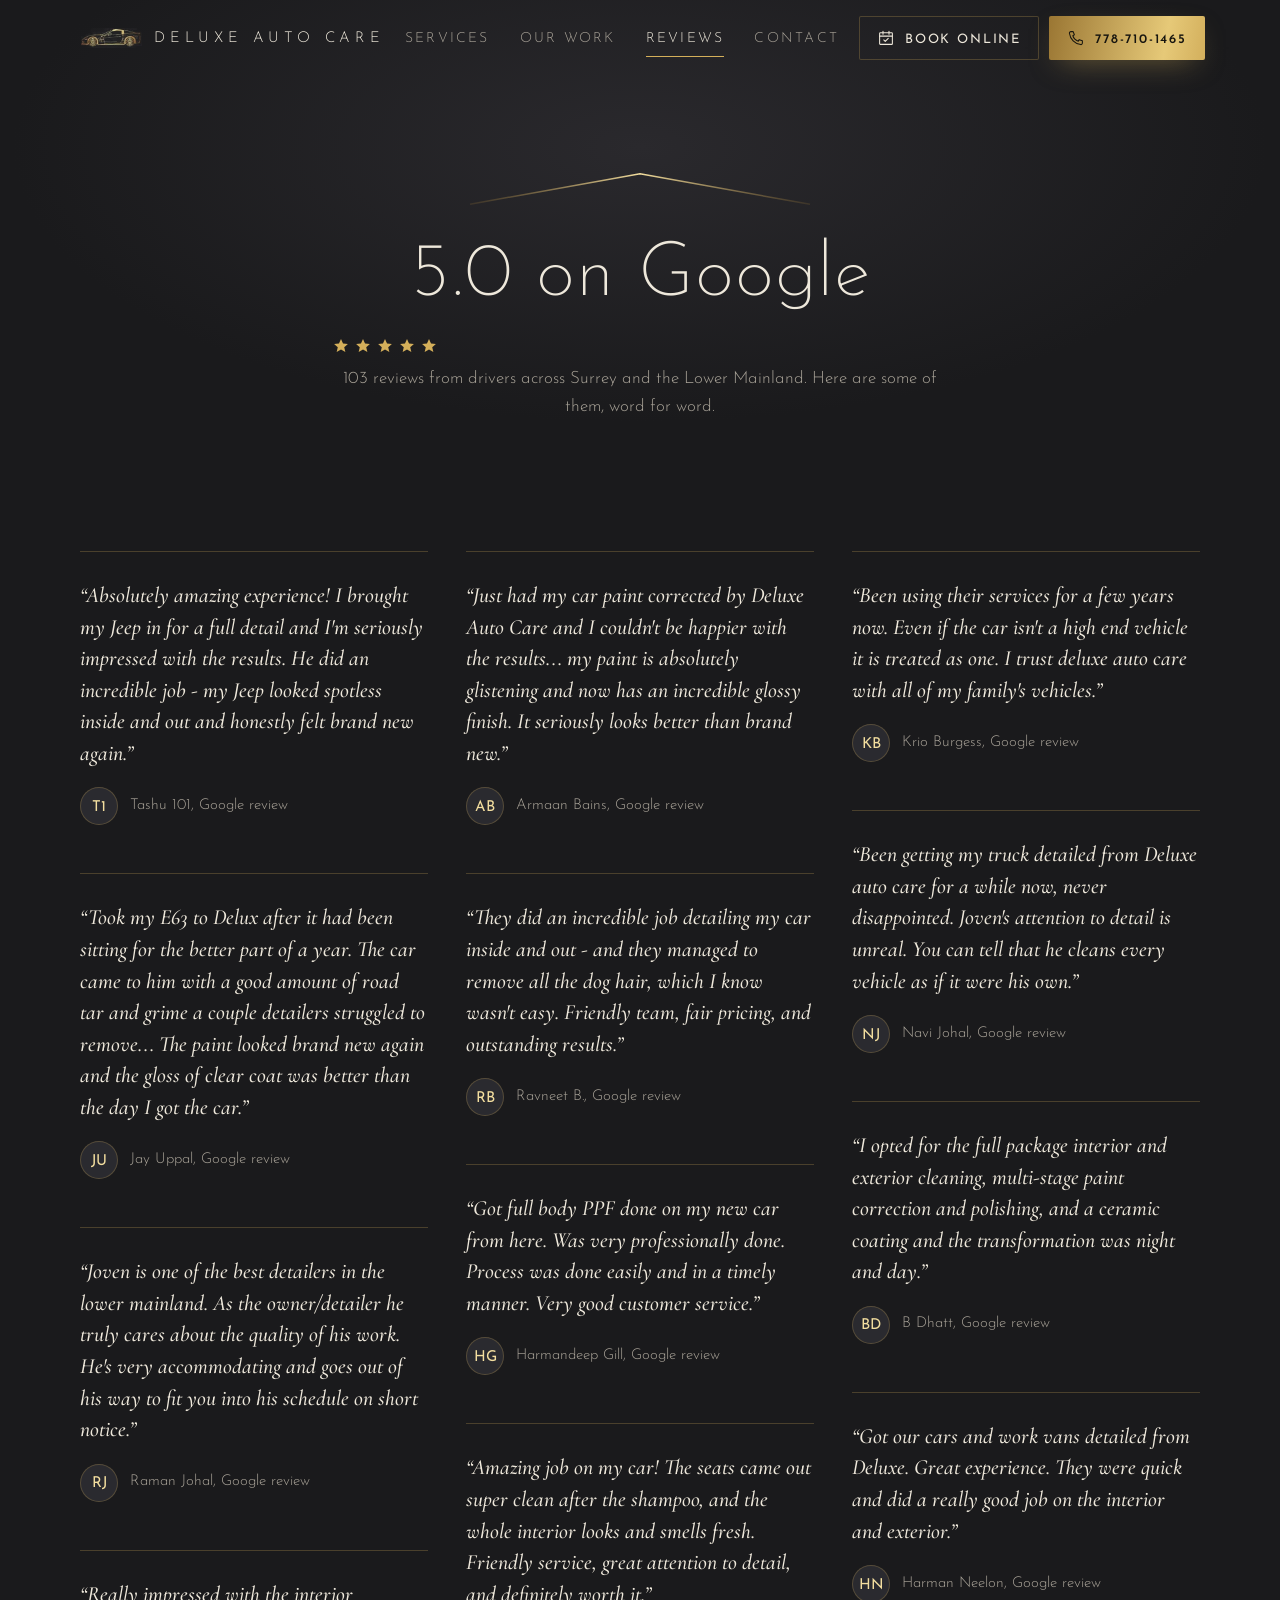
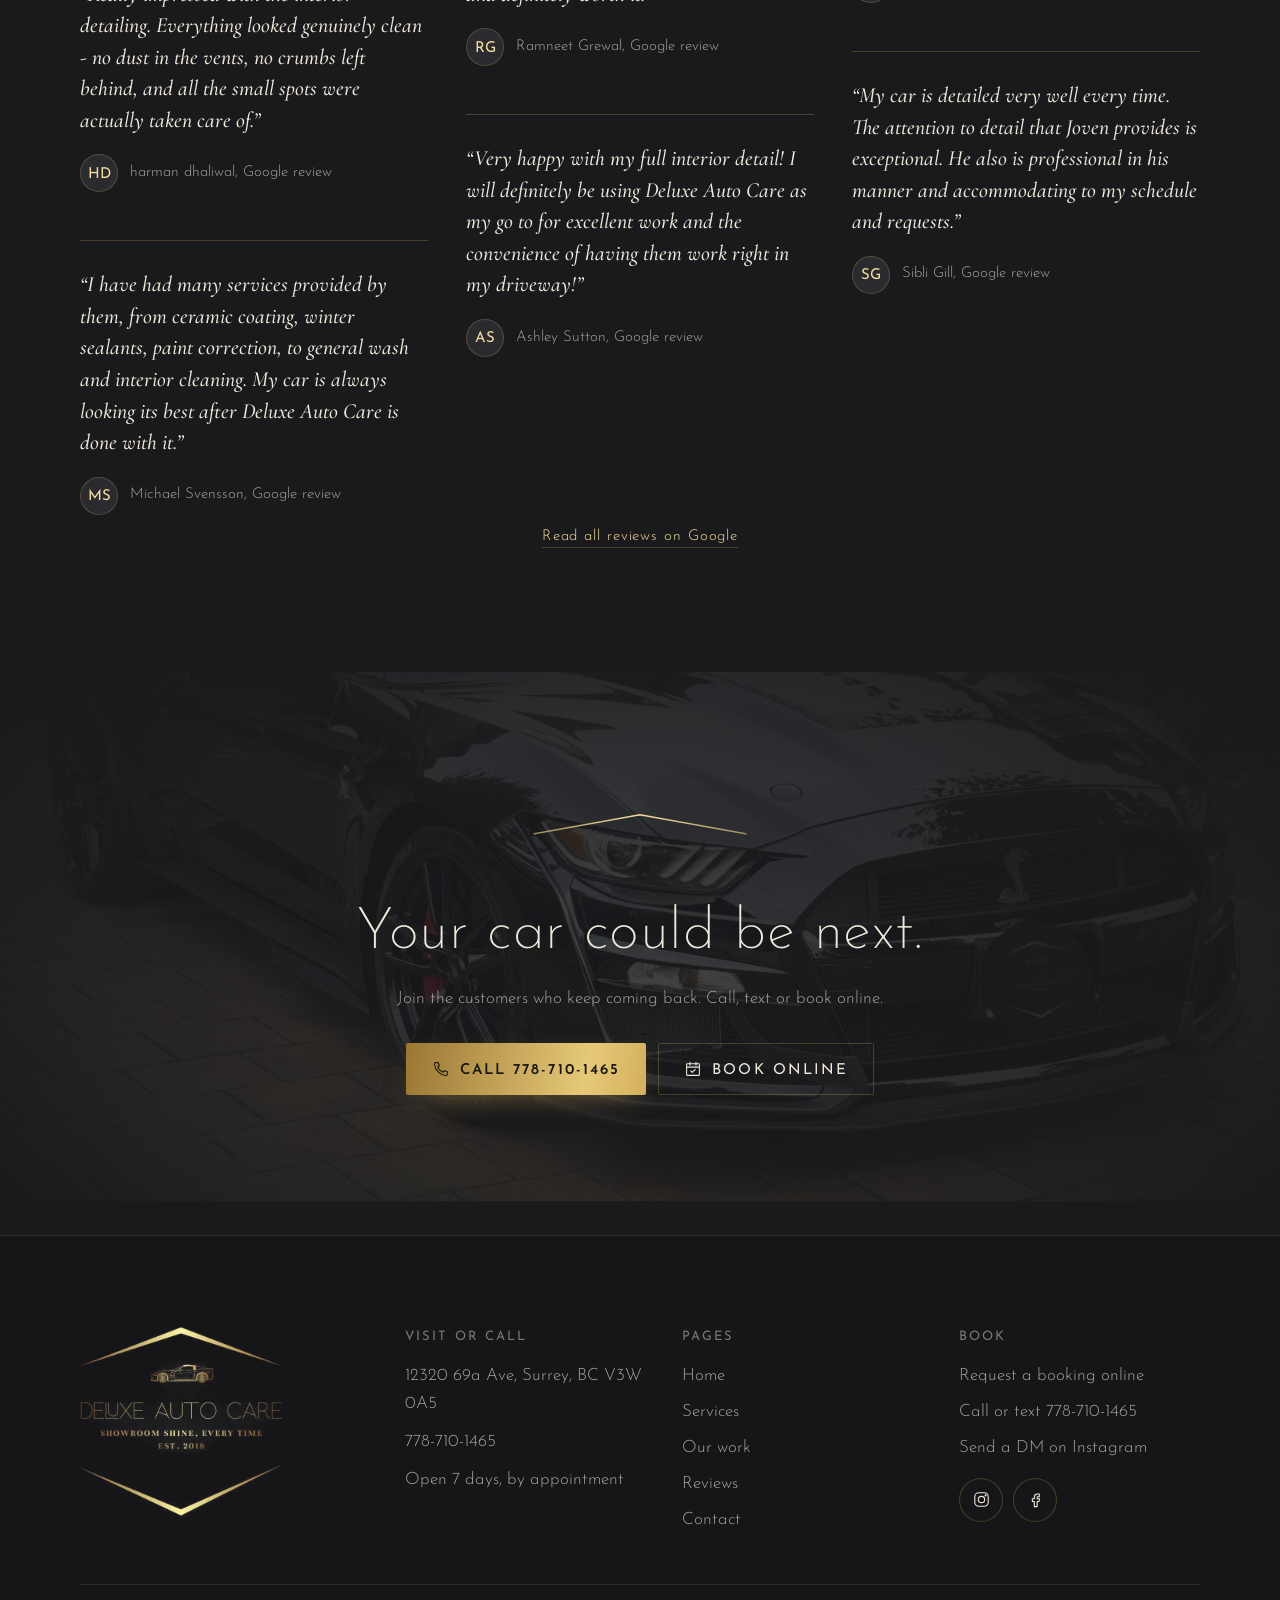
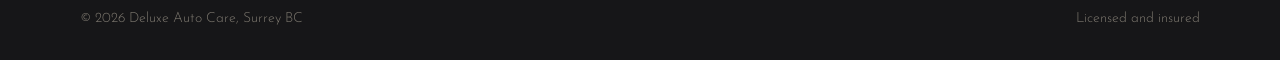
<file: reviews.html>
<!doctype html>
<html lang="en">
<head>
<meta charset="utf-8">
<meta name="viewport" content="width=device-width, initial-scale=1, viewport-fit=cover">
<meta name="robots" content="noindex, nofollow">
<script>(function(d){d.classList.remove("no-js");if(!matchMedia("(prefers-reduced-motion: reduce)").matches){d.classList.add("js-anim");setTimeout(function(){d.classList.remove("js-anim")},3500)}})(document.documentElement)</script>
<title>Reviews - Deluxe Auto Care, Surrey BC</title>
<meta name="description" content="5.0 on Google from 103 reviews. Read what customers say about Deluxe Auto Care.">
<meta name="theme-color" content="#1A1A1C">
<link rel="icon" href="favicon.ico" sizes="any">
<link rel="icon" href="img/favicon.svg" type="image/svg+xml">
<link rel="apple-touch-icon" href="img/apple-touch-icon.png">
<meta property="og:type" content="website">
<meta property="og:site_name" content="Deluxe Auto Care">
<meta property="og:title" content="Reviews - Deluxe Auto Care, Surrey BC">
<meta property="og:description" content="5.0 on Google from 103 reviews. Read what customers say about Deluxe Auto Care.">
<meta property="og:url" content="https://konkos-design.github.io/deluxe-auto-care/reviews.html">
<meta property="og:image" content="https://konkos-design.github.io/deluxe-auto-care/img/og-image.jpg">
<meta property="og:image:width" content="1200">
<meta property="og:image:height" content="630">
<meta name="twitter:card" content="summary_large_image">
<meta name="twitter:title" content="Reviews - Deluxe Auto Care, Surrey BC">
<meta name="twitter:description" content="5.0 on Google from 103 reviews. Read what customers say about Deluxe Auto Care.">
<meta name="twitter:image" content="https://konkos-design.github.io/deluxe-auto-care/img/og-image.jpg">
<link rel="preload" href="fonts/josefin-sans-latin-200-normal.woff2" as="font" type="font/woff2" crossorigin>
<link rel="preload" href="fonts/josefin-sans-latin-300-normal.woff2" as="font" type="font/woff2" crossorigin>
<link rel="stylesheet" href="css/style.css">
</head>
<body>
<a class="skip" href="#main">Skip to content</a>
<svg width="0" height="0" style="position:absolute" aria-hidden="true"><defs><linearGradient id="goldStroke" x1="0" y1="0" x2="1" y2="0"><stop offset="0" stop-color="#9A7633" stop-opacity=".2"/><stop offset=".5" stop-color="#F3DE9F"/><stop offset="1" stop-color="#9A7633" stop-opacity=".2"/></linearGradient></defs></svg>
<header class="hdr">
  <div class="wrap hdr__in">
    <a class="brand" href="index.html" aria-label="Deluxe Auto Care home"><img src="img/car-mark.png" width="212" height="68" alt=""><span>DELUXE AUTO CARE</span></a>
    <nav class="nav" aria-label="Main"><a href="services.html">Services</a><a href="work.html">Our work</a><a href="reviews.html" aria-current=page>Reviews</a><a href="contact.html">Contact</a></nav>
    <div class="hdr__cta"><a class="btn btn--line" href="https://clienthub.getjobber.com/hubs/d2b1ad81-0c77-4733-be64-bdb75c380a6c/public/requests/1672461/new" target="_blank" rel="noopener"><svg viewBox="0 0 24 24" fill="none" stroke="currentColor" stroke-width="1.4" stroke-linecap="round" stroke-linejoin="round" aria-hidden="true"><rect x="3.5" y="5" width="17" height="15.5" rx="1"/><path d="M3.5 9.5h17M8 3v4M16 3v4M9 14.6l2 2 4-4.2"/></svg><span>Book online</span></a><a class="btn btn--gold" href="tel:+17787101465"><svg viewBox="0 0 24 24" fill="none" stroke="currentColor" stroke-width="1.4" stroke-linecap="round" stroke-linejoin="round" aria-hidden="true"><path d="M5.2 3.5h3l1.6 4.2-2 1.3a11 11 0 0 0 7.2 7.2l1.3-2 4.2 1.6v3a2 2 0 0 1-2.2 2A17.5 17.5 0 0 1 3.2 5.7a2 2 0 0 1 2-2.2z"/></svg><span>778-710-1465</span></a></div>
    <button class="burger" aria-label="Menu" aria-expanded="false" aria-controls="mnav"><i></i><i></i><i></i></button>
  </div>
</header>
<nav class="mnav" id="mnav" aria-label="Mobile">
  <a class="mnav__l" href="index.html">Home</a><a class="mnav__l" href="services.html">Services</a><a class="mnav__l" href="work.html">Our work</a><a class="mnav__l" href="reviews.html">Reviews</a><a class="mnav__l" href="contact.html">Contact</a>
  <div class="mnav__cta"><a class="btn btn--gold" href="tel:+17787101465"><svg viewBox="0 0 24 24" fill="none" stroke="currentColor" stroke-width="1.4" stroke-linecap="round" stroke-linejoin="round" aria-hidden="true"><path d="M5.2 3.5h3l1.6 4.2-2 1.3a11 11 0 0 0 7.2 7.2l1.3-2 4.2 1.6v3a2 2 0 0 1-2.2 2A17.5 17.5 0 0 1 3.2 5.7a2 2 0 0 1 2-2.2z"/></svg><span>Call 778-710-1465</span></a><a class="btn btn--line" href="https://clienthub.getjobber.com/hubs/d2b1ad81-0c77-4733-be64-bdb75c380a6c/public/requests/1672461/new" target="_blank" rel="noopener"><svg viewBox="0 0 24 24" fill="none" stroke="currentColor" stroke-width="1.4" stroke-linecap="round" stroke-linejoin="round" aria-hidden="true"><rect x="3.5" y="5" width="17" height="15.5" rx="1"/><path d="M3.5 9.5h17M8 3v4M16 3v4M9 14.6l2 2 4-4.2"/></svg><span>Book online</span></a></div>
  <p class="mnav__meta">12320 69a Ave, Surrey, BC V3W 0A5<br>Mobile detailing across the Lower Mainland</p>
</nav>
<main id="main">
<section class="phead"><div class="wrap"><svg class="chev" viewBox="0 0 400 40" preserveAspectRatio="none" aria-hidden="true"><path pathLength="1" d="M0 38 L200 2 L400 38"/></svg><h1><span class="ln"><span>5.0 on Google</span></span></h1><p><span class="stars" aria-label="5 out of 5 stars"><svg viewBox="0 0 24 24" fill="currentColor" aria-hidden="true"><path d="M12 2.8l2.7 6 6.5.6-4.9 4.3 1.5 6.4L12 16.8 6.2 20.1l1.5-6.4L2.8 9.4l6.5-.6z"/></svg><svg viewBox="0 0 24 24" fill="currentColor" aria-hidden="true"><path d="M12 2.8l2.7 6 6.5.6-4.9 4.3 1.5 6.4L12 16.8 6.2 20.1l1.5-6.4L2.8 9.4l6.5-.6z"/></svg><svg viewBox="0 0 24 24" fill="currentColor" aria-hidden="true"><path d="M12 2.8l2.7 6 6.5.6-4.9 4.3 1.5 6.4L12 16.8 6.2 20.1l1.5-6.4L2.8 9.4l6.5-.6z"/></svg><svg viewBox="0 0 24 24" fill="currentColor" aria-hidden="true"><path d="M12 2.8l2.7 6 6.5.6-4.9 4.3 1.5 6.4L12 16.8 6.2 20.1l1.5-6.4L2.8 9.4l6.5-.6z"/></svg><svg viewBox="0 0 24 24" fill="currentColor" aria-hidden="true"><path d="M12 2.8l2.7 6 6.5.6-4.9 4.3 1.5 6.4L12 16.8 6.2 20.1l1.5-6.4L2.8 9.4l6.5-.6z"/></svg></span></p><p style="margin-top:10px">103 reviews from drivers across Surrey and the Lower Mainland. Here are some of them, word for word.</p></div></section>
<section class="sec" style="padding-top:clamp(30px,5vw,60px)"><div class="wrap"><div class="revs"><figure class="quote rv" style="--d:0.0s"><blockquote>&ldquo;Absolutely amazing experience! I brought my Jeep in for a full detail and I&#x27;m seriously impressed with the results. He did an incredible job - my Jeep looked spotless inside and out and honestly felt brand new again.&rdquo;</blockquote><figcaption><span class="ava" aria-hidden="true">T1</span><span>Tashu 101, Google review</span></figcaption></figure><figure class="quote rv" style="--d:0.08s"><blockquote>&ldquo;Took my E63 to Delux after it had been sitting for the better part of a year. The car came to him with a good amount of road tar and grime a couple detailers struggled to remove... The paint looked brand new again and the gloss of clear coat was better than the day I got the car.&rdquo;</blockquote><figcaption><span class="ava" aria-hidden="true">JU</span><span>Jay Uppal, Google review</span></figcaption></figure><figure class="quote rv" style="--d:0.16s"><blockquote>&ldquo;Joven is one of the best detailers in the lower mainland. As the owner/detailer he truly cares about the quality of his work. He&#x27;s very accommodating and goes out of his way to fit you into his schedule on short notice.&rdquo;</blockquote><figcaption><span class="ava" aria-hidden="true">RJ</span><span>Raman Johal, Google review</span></figcaption></figure><figure class="quote rv" style="--d:0.0s"><blockquote>&ldquo;Really impressed with the interior detailing. Everything looked genuinely clean - no dust in the vents, no crumbs left behind, and all the small spots were actually taken care of.&rdquo;</blockquote><figcaption><span class="ava" aria-hidden="true">HD</span><span>harman dhaliwal, Google review</span></figcaption></figure><figure class="quote rv" style="--d:0.08s"><blockquote>&ldquo;I have had many services provided by them, from ceramic coating, winter sealants, paint correction, to general wash and interior cleaning. My car is always looking its best after Deluxe Auto Care is done with it.&rdquo;</blockquote><figcaption><span class="ava" aria-hidden="true">MS</span><span>Michael Svensson, Google review</span></figcaption></figure><figure class="quote rv" style="--d:0.16s"><blockquote>&ldquo;Just had my car paint corrected by Deluxe Auto Care and I couldn&#x27;t be happier with the results... my paint is absolutely glistening and now has an incredible glossy finish. It seriously looks better than brand new.&rdquo;</blockquote><figcaption><span class="ava" aria-hidden="true">AB</span><span>Armaan Bains, Google review</span></figcaption></figure><figure class="quote rv" style="--d:0.0s"><blockquote>&ldquo;They did an incredible job detailing my car inside and out - and they managed to remove all the dog hair, which I know wasn&#x27;t easy. Friendly team, fair pricing, and outstanding results.&rdquo;</blockquote><figcaption><span class="ava" aria-hidden="true">RB</span><span>Ravneet B., Google review</span></figcaption></figure><figure class="quote rv" style="--d:0.08s"><blockquote>&ldquo;Got full body PPF done on my new car from here. Was very professionally done. Process was done easily and in a timely manner. Very good customer service.&rdquo;</blockquote><figcaption><span class="ava" aria-hidden="true">HG</span><span>Harmandeep Gill, Google review</span></figcaption></figure><figure class="quote rv" style="--d:0.16s"><blockquote>&ldquo;Amazing job on my car! The seats came out super clean after the shampoo, and the whole interior looks and smells fresh. Friendly service, great attention to detail, and definitely worth it.&rdquo;</blockquote><figcaption><span class="ava" aria-hidden="true">RG</span><span>Ramneet Grewal, Google review</span></figcaption></figure><figure class="quote rv" style="--d:0.0s"><blockquote>&ldquo;Very happy with my full interior detail! I will definitely be using Deluxe Auto Care as my go to for excellent work and the convenience of having them work right in my driveway!&rdquo;</blockquote><figcaption><span class="ava" aria-hidden="true">AS</span><span>Ashley Sutton, Google review</span></figcaption></figure><figure class="quote rv" style="--d:0.08s"><blockquote>&ldquo;Been using their services for a few years now. Even if the car isn&#x27;t a high end vehicle it is treated as one. I trust deluxe auto care with all of my family&#x27;s vehicles.&rdquo;</blockquote><figcaption><span class="ava" aria-hidden="true">KB</span><span>Krio Burgess, Google review</span></figcaption></figure><figure class="quote rv" style="--d:0.16s"><blockquote>&ldquo;Been getting my truck detailed from Deluxe auto care for a while now, never disappointed. Joven&#x27;s attention to detail is unreal. You can tell that he cleans every vehicle as if it were his own.&rdquo;</blockquote><figcaption><span class="ava" aria-hidden="true">NJ</span><span>Navi Johal, Google review</span></figcaption></figure><figure class="quote rv" style="--d:0.0s"><blockquote>&ldquo;I opted for the full package interior and exterior cleaning, multi-stage paint correction and polishing, and a ceramic coating and the transformation was night and day.&rdquo;</blockquote><figcaption><span class="ava" aria-hidden="true">BD</span><span>B Dhatt, Google review</span></figcaption></figure><figure class="quote rv" style="--d:0.08s"><blockquote>&ldquo;Got our cars and work vans detailed from Deluxe. Great experience. They were quick and did a really good job on the interior and exterior.&rdquo;</blockquote><figcaption><span class="ava" aria-hidden="true">HN</span><span>Harman Neelon, Google review</span></figcaption></figure><figure class="quote rv" style="--d:0.16s"><blockquote>&ldquo;My car is detailed very well every time. The attention to detail that Joven provides is exceptional. He also is professional in his manner and accommodating to my schedule and requests.&rdquo;</blockquote><figcaption><span class="ava" aria-hidden="true">SG</span><span>Sibli Gill, Google review</span></figcaption></figure></div>
<p class="note"><a class="link" href="https://www.google.com/maps/search/?api=1&query=Deluxe+auto+care+12320+69a+Ave+Surrey" target="_blank" rel="noopener">Read all reviews on Google</a></p></div></section>
<section class="band">
  <div class="band__bg"><img src="img/gt500-front.webp" width="1440" height="1060" alt="" loading=lazy decoding=async></div>
  <div class="wrap">
    <svg class="chev" viewBox="0 0 400 40" preserveAspectRatio="none" aria-hidden="true"><path pathLength="1" d="M0 38 L200 2 L400 38"/></svg>
    <h2 class="rv">Your car could be next.</h2>
    <p class="rv" style="--d:.1s">Join the customers who keep coming back. Call, text or book online.</p>
    <div class="hero__cta rv" style="--d:.2s"><a class="btn btn--gold" href="tel:+17787101465"><svg viewBox="0 0 24 24" fill="none" stroke="currentColor" stroke-width="1.4" stroke-linecap="round" stroke-linejoin="round" aria-hidden="true"><path d="M5.2 3.5h3l1.6 4.2-2 1.3a11 11 0 0 0 7.2 7.2l1.3-2 4.2 1.6v3a2 2 0 0 1-2.2 2A17.5 17.5 0 0 1 3.2 5.7a2 2 0 0 1 2-2.2z"/></svg><span>Call 778-710-1465</span></a><a class="btn btn--line" href="https://clienthub.getjobber.com/hubs/d2b1ad81-0c77-4733-be64-bdb75c380a6c/public/requests/1672461/new" target="_blank" rel="noopener"><svg viewBox="0 0 24 24" fill="none" stroke="currentColor" stroke-width="1.4" stroke-linecap="round" stroke-linejoin="round" aria-hidden="true"><rect x="3.5" y="5" width="17" height="15.5" rx="1"/><path d="M3.5 9.5h17M8 3v4M16 3v4M9 14.6l2 2 4-4.2"/></svg><span>Book online</span></a></div>
  </div>
</section>
</main>
<footer class="ftr">
  <div class="wrap">
    <div class="ftr__grid">
      <div><img class="ftr__logo" src="img/logo-gold-520.webp" width="520" height="490" alt="Deluxe Auto Care - Showroom shine, every time. Est. 2018" loading="lazy"></div>
      <div><h4>Visit or call</h4><p>12320 69a Ave, Surrey, BC V3W 0A5</p><p style="margin-top:10px"><a href="tel:+17787101465">778-710-1465</a></p><p style="margin-top:10px">Open 7 days, by appointment</p></div>
      <div><h4>Pages</h4><ul><li><a href="index.html">Home</a></li><li><a href="services.html">Services</a></li><li><a href="work.html">Our work</a></li><li><a href="reviews.html">Reviews</a></li><li><a href="contact.html">Contact</a></li></ul></div>
      <div><h4>Book</h4><ul><li><a href="https://clienthub.getjobber.com/hubs/d2b1ad81-0c77-4733-be64-bdb75c380a6c/public/requests/1672461/new" target="_blank" rel="noopener">Request a booking online</a></li><li><a href="tel:+17787101465">Call or text 778-710-1465</a></li><li><a href="https://www.instagram.com/deluxeautocare_/" target="_blank" rel="noopener">Send a DM on Instagram</a></li></ul>
        <div class="social"><a href="https://www.instagram.com/deluxeautocare_/" target="_blank" rel="noopener" aria-label="Instagram"><svg viewBox="0 0 24 24" fill="none" stroke-width="1.4" stroke-linecap="round" aria-hidden="true"><rect x="3.5" y="3.5" width="17" height="17" rx="5"/><circle cx="12" cy="12" r="4"/><circle cx="17.2" cy="6.8" r=".6" fill="currentColor"/></svg></a><a href="https://www.facebook.com/deluxeautocare" target="_blank" rel="noopener" aria-label="Facebook"><svg viewBox="0 0 24 24" fill="none" stroke-width="1.4" stroke-linecap="round" stroke-linejoin="round" aria-hidden="true"><path d="M14.5 8.5h2.3V5h-2.6c-2.4 0-3.7 1.5-3.7 3.9v2.2H8V14.5h2.5V21h3.6v-6.5h2.4l.5-3.4h-2.9V9.4c0-.6.3-.9.9-.9z"/></svg></a></div></div>
    </div>
    <div class="ftr__base"><span>&copy; <span data-y>2026</span> Deluxe Auto Care, Surrey BC</span><span>Licensed and insured</span></div>
  </div>
</footer>
<div class="mbar"><a class="btn btn--gold" href="tel:+17787101465"><svg viewBox="0 0 24 24" fill="none" stroke="currentColor" stroke-width="1.4" stroke-linecap="round" stroke-linejoin="round" aria-hidden="true"><path d="M5.2 3.5h3l1.6 4.2-2 1.3a11 11 0 0 0 7.2 7.2l1.3-2 4.2 1.6v3a2 2 0 0 1-2.2 2A17.5 17.5 0 0 1 3.2 5.7a2 2 0 0 1 2-2.2z"/></svg><span>Call now</span></a><a class="btn btn--line" href="https://clienthub.getjobber.com/hubs/d2b1ad81-0c77-4733-be64-bdb75c380a6c/public/requests/1672461/new" target="_blank" rel="noopener"><svg viewBox="0 0 24 24" fill="none" stroke="currentColor" stroke-width="1.4" stroke-linecap="round" stroke-linejoin="round" aria-hidden="true"><rect x="3.5" y="5" width="17" height="15.5" rx="1"/><path d="M3.5 9.5h17M8 3v4M16 3v4M9 14.6l2 2 4-4.2"/></svg><span>Book online</span></a></div>
<script src="js/gsap.min.js" defer></script>
<script src="js/ScrollTrigger.min.js" defer></script>
<script src="js/main.js" defer></script>
</body>
</html>
</file>
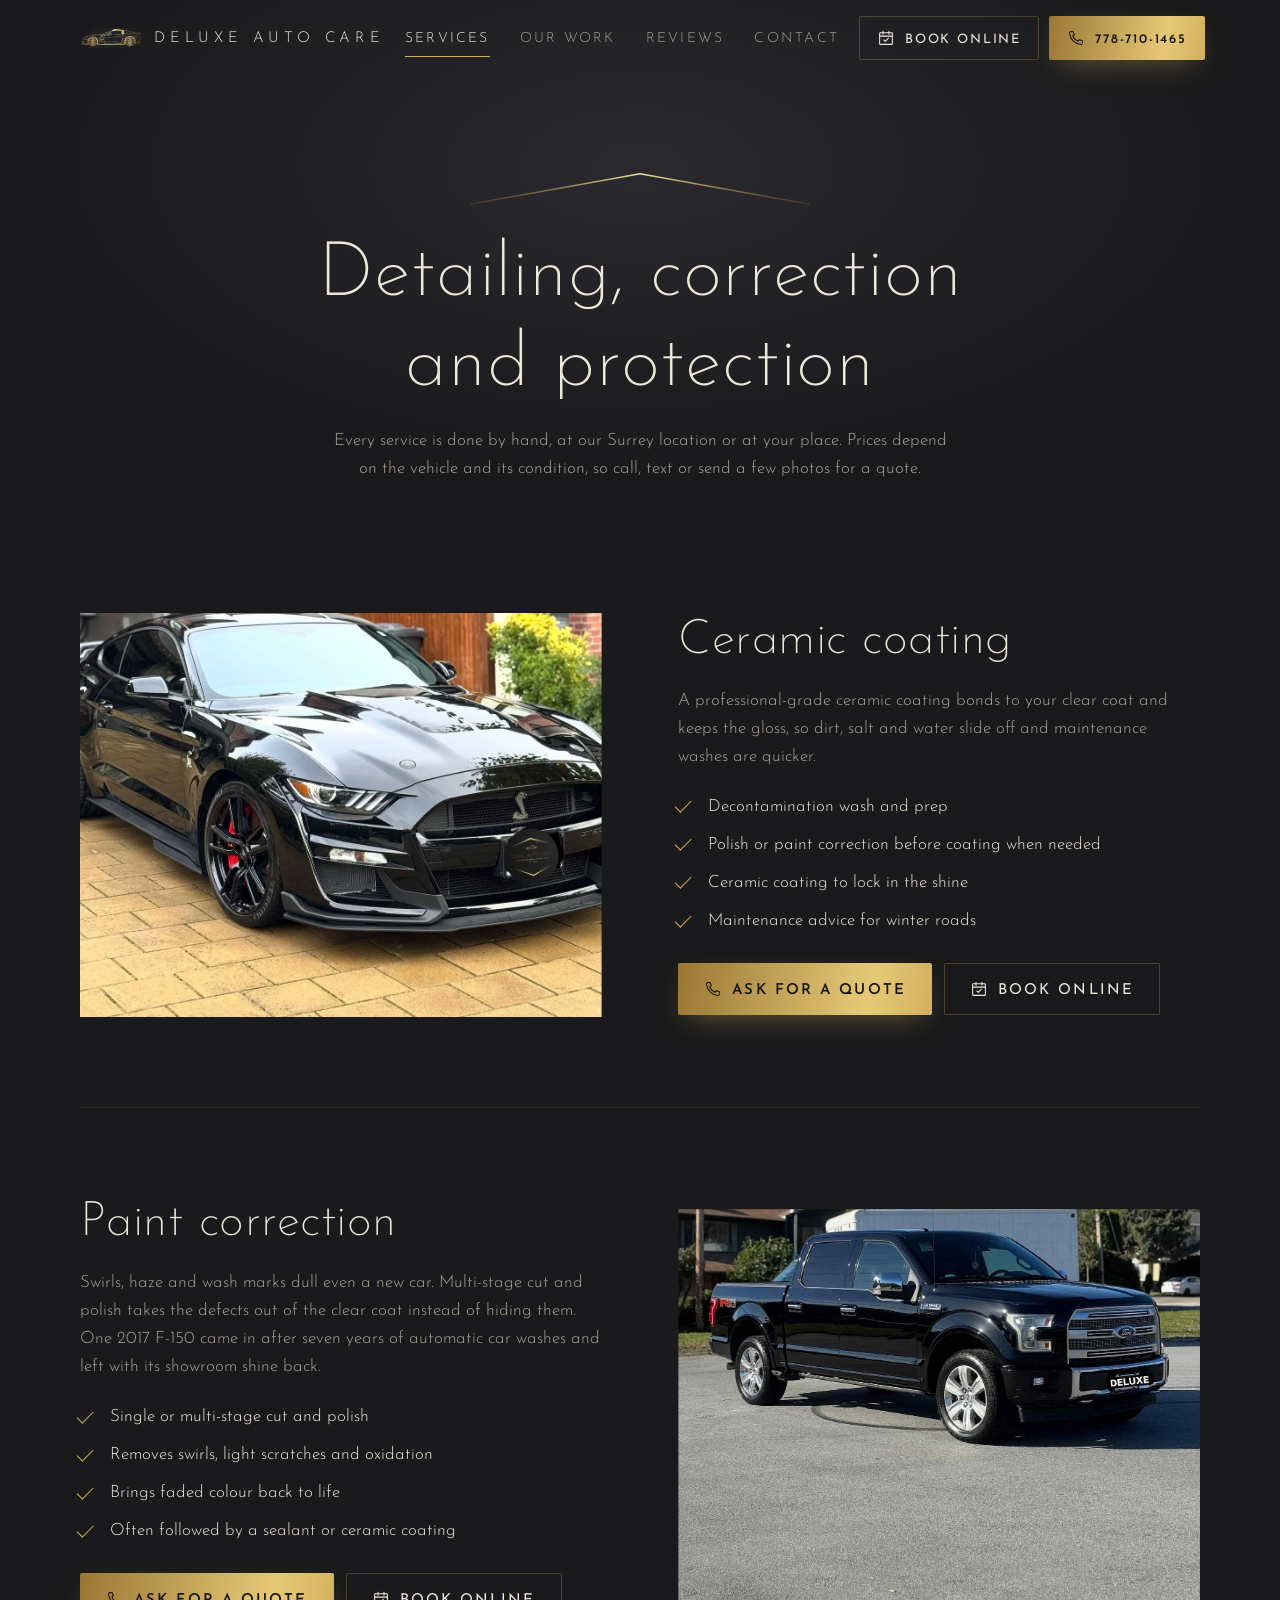
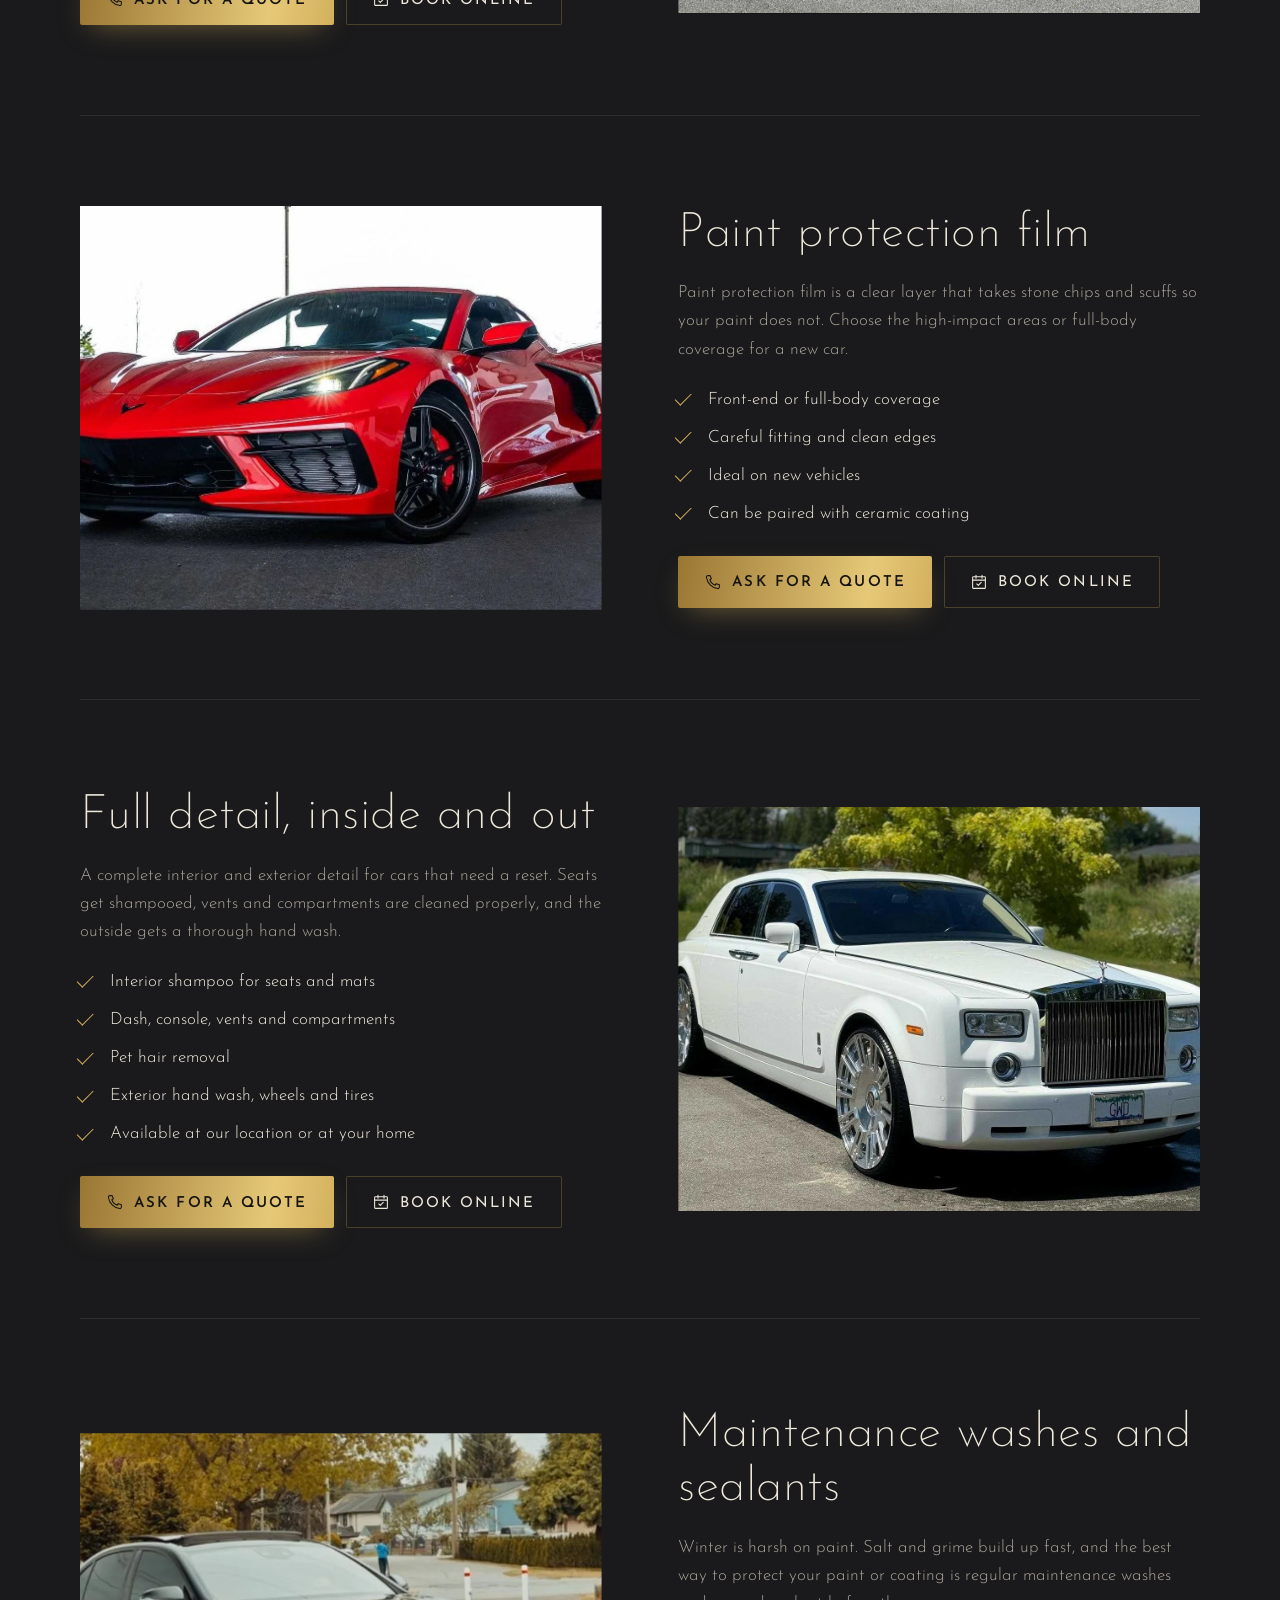
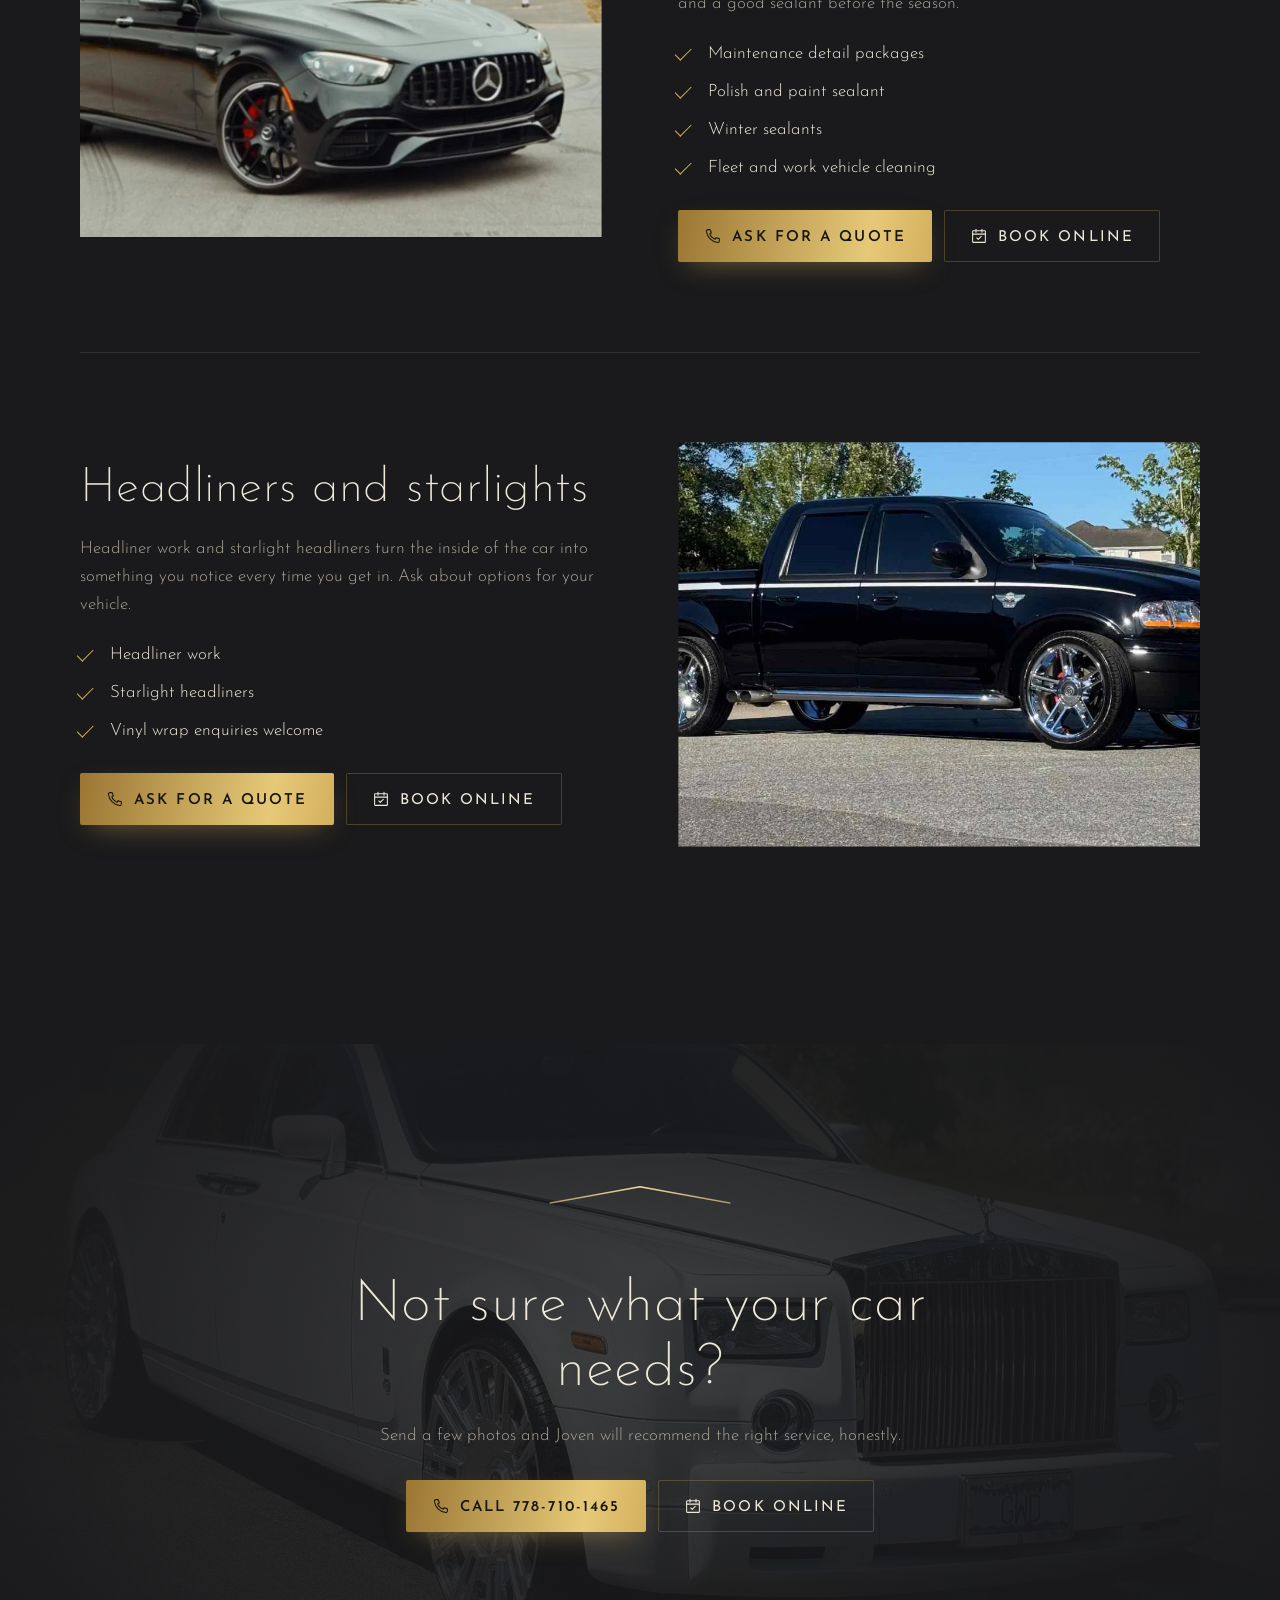
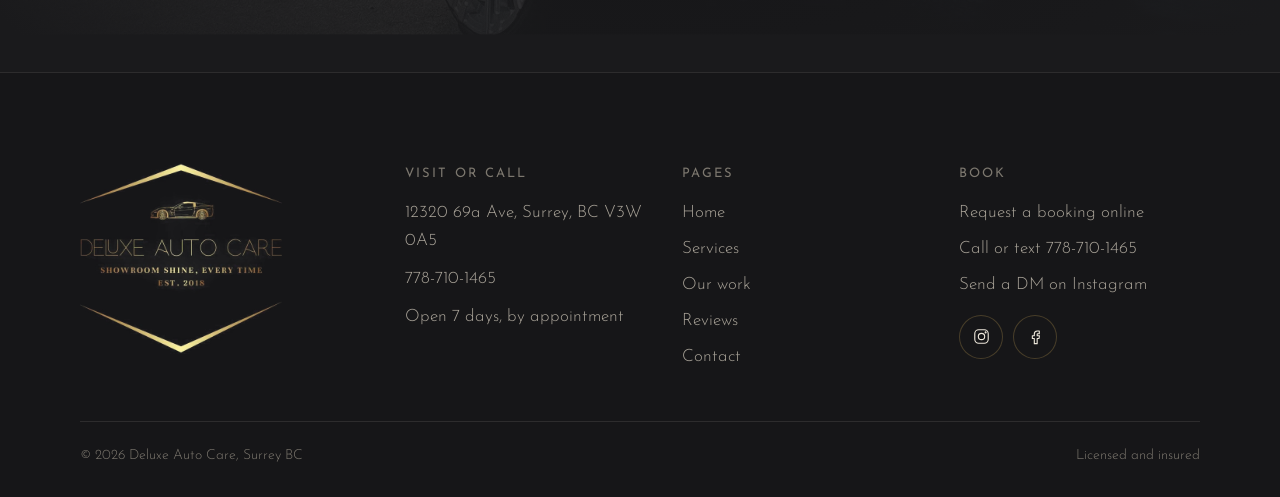
<file: services.html>
<!doctype html>
<html lang="en">
<head>
<meta charset="utf-8">
<meta name="viewport" content="width=device-width, initial-scale=1, viewport-fit=cover">
<meta name="robots" content="noindex, nofollow">
<script>(function(d){d.classList.remove("no-js");if(!matchMedia("(prefers-reduced-motion: reduce)").matches){d.classList.add("js-anim");setTimeout(function(){d.classList.remove("js-anim")},3500)}})(document.documentElement)</script>
<title>Services - Deluxe Auto Care, Surrey BC</title>
<meta name="description" content="Ceramic coating, paint correction, paint protection film, full interior and exterior details, sealants and starlight headliners in Surrey, BC.">
<meta name="theme-color" content="#1A1A1C">
<link rel="icon" href="favicon.ico" sizes="any">
<link rel="icon" href="img/favicon.svg" type="image/svg+xml">
<link rel="apple-touch-icon" href="img/apple-touch-icon.png">
<meta property="og:type" content="website">
<meta property="og:site_name" content="Deluxe Auto Care">
<meta property="og:title" content="Services - Deluxe Auto Care, Surrey BC">
<meta property="og:description" content="Ceramic coating, paint correction, paint protection film, full interior and exterior details, sealants and starlight headliners in Surrey, BC.">
<meta property="og:url" content="https://konkos-design.github.io/deluxe-auto-care/services.html">
<meta property="og:image" content="https://konkos-design.github.io/deluxe-auto-care/img/og-image.jpg">
<meta property="og:image:width" content="1200">
<meta property="og:image:height" content="630">
<meta name="twitter:card" content="summary_large_image">
<meta name="twitter:title" content="Services - Deluxe Auto Care, Surrey BC">
<meta name="twitter:description" content="Ceramic coating, paint correction, paint protection film, full interior and exterior details, sealants and starlight headliners in Surrey, BC.">
<meta name="twitter:image" content="https://konkos-design.github.io/deluxe-auto-care/img/og-image.jpg">
<link rel="preload" href="fonts/josefin-sans-latin-200-normal.woff2" as="font" type="font/woff2" crossorigin>
<link rel="preload" href="fonts/josefin-sans-latin-300-normal.woff2" as="font" type="font/woff2" crossorigin>
<link rel="stylesheet" href="css/style.css">
</head>
<body>
<a class="skip" href="#main">Skip to content</a>
<svg width="0" height="0" style="position:absolute" aria-hidden="true"><defs><linearGradient id="goldStroke" x1="0" y1="0" x2="1" y2="0"><stop offset="0" stop-color="#9A7633" stop-opacity=".2"/><stop offset=".5" stop-color="#F3DE9F"/><stop offset="1" stop-color="#9A7633" stop-opacity=".2"/></linearGradient></defs></svg>
<header class="hdr">
  <div class="wrap hdr__in">
    <a class="brand" href="index.html" aria-label="Deluxe Auto Care home"><img src="img/car-mark.png" width="212" height="68" alt=""><span>DELUXE AUTO CARE</span></a>
    <nav class="nav" aria-label="Main"><a href="services.html" aria-current=page>Services</a><a href="work.html">Our work</a><a href="reviews.html">Reviews</a><a href="contact.html">Contact</a></nav>
    <div class="hdr__cta"><a class="btn btn--line" href="https://clienthub.getjobber.com/hubs/d2b1ad81-0c77-4733-be64-bdb75c380a6c/public/requests/1672461/new" target="_blank" rel="noopener"><svg viewBox="0 0 24 24" fill="none" stroke="currentColor" stroke-width="1.4" stroke-linecap="round" stroke-linejoin="round" aria-hidden="true"><rect x="3.5" y="5" width="17" height="15.5" rx="1"/><path d="M3.5 9.5h17M8 3v4M16 3v4M9 14.6l2 2 4-4.2"/></svg><span>Book online</span></a><a class="btn btn--gold" href="tel:+17787101465"><svg viewBox="0 0 24 24" fill="none" stroke="currentColor" stroke-width="1.4" stroke-linecap="round" stroke-linejoin="round" aria-hidden="true"><path d="M5.2 3.5h3l1.6 4.2-2 1.3a11 11 0 0 0 7.2 7.2l1.3-2 4.2 1.6v3a2 2 0 0 1-2.2 2A17.5 17.5 0 0 1 3.2 5.7a2 2 0 0 1 2-2.2z"/></svg><span>778-710-1465</span></a></div>
    <button class="burger" aria-label="Menu" aria-expanded="false" aria-controls="mnav"><i></i><i></i><i></i></button>
  </div>
</header>
<nav class="mnav" id="mnav" aria-label="Mobile">
  <a class="mnav__l" href="index.html">Home</a><a class="mnav__l" href="services.html">Services</a><a class="mnav__l" href="work.html">Our work</a><a class="mnav__l" href="reviews.html">Reviews</a><a class="mnav__l" href="contact.html">Contact</a>
  <div class="mnav__cta"><a class="btn btn--gold" href="tel:+17787101465"><svg viewBox="0 0 24 24" fill="none" stroke="currentColor" stroke-width="1.4" stroke-linecap="round" stroke-linejoin="round" aria-hidden="true"><path d="M5.2 3.5h3l1.6 4.2-2 1.3a11 11 0 0 0 7.2 7.2l1.3-2 4.2 1.6v3a2 2 0 0 1-2.2 2A17.5 17.5 0 0 1 3.2 5.7a2 2 0 0 1 2-2.2z"/></svg><span>Call 778-710-1465</span></a><a class="btn btn--line" href="https://clienthub.getjobber.com/hubs/d2b1ad81-0c77-4733-be64-bdb75c380a6c/public/requests/1672461/new" target="_blank" rel="noopener"><svg viewBox="0 0 24 24" fill="none" stroke="currentColor" stroke-width="1.4" stroke-linecap="round" stroke-linejoin="round" aria-hidden="true"><rect x="3.5" y="5" width="17" height="15.5" rx="1"/><path d="M3.5 9.5h17M8 3v4M16 3v4M9 14.6l2 2 4-4.2"/></svg><span>Book online</span></a></div>
  <p class="mnav__meta">12320 69a Ave, Surrey, BC V3W 0A5<br>Mobile detailing across the Lower Mainland</p>
</nav>
<main id="main">
<section class="phead"><div class="wrap"><svg class="chev" viewBox="0 0 400 40" preserveAspectRatio="none" aria-hidden="true"><path pathLength="1" d="M0 38 L200 2 L400 38"/></svg><h1><span class="ln"><span>Detailing, correction</span></span><span class="ln"><span>and protection</span></span></h1><p>Every service is done by hand, at our Surrey location or at your place. Prices depend on the vehicle and its condition, so call, text or send a few photos for a quote.</p></div></section>
<section class="sec" style="padding-top:clamp(30px,5vw,60px)"><div class="wrap"><article class="sv" id="ceramic-coating">
  <div class="photo rv-img"><img src="img/gt500-front.webp" width="1440" height="900" alt="Black Shelby GT500 with a Deluxe Auto Care plate" loading=lazy decoding=async style="object-position:55% 50%"></div>
  <div>
    <h2 class="rv">Ceramic coating</h2>
    <p class="rv" style="--d:.08s">A professional-grade ceramic coating bonds to your clear coat and keeps the gloss, so dirt, salt and water slide off and maintenance washes are quicker.</p>
    <ul class="ticks rv" style="--d:.14s"><li>Decontamination wash and prep</li><li>Polish or paint correction before coating when needed</li><li>Ceramic coating to lock in the shine</li><li>Maintenance advice for winter roads</li></ul>
    <div class="hero__cta rv" style="--d:.2s;justify-content:flex-start"><a class="btn btn--gold" href="tel:+17787101465"><svg viewBox="0 0 24 24" fill="none" stroke="currentColor" stroke-width="1.4" stroke-linecap="round" stroke-linejoin="round" aria-hidden="true"><path d="M5.2 3.5h3l1.6 4.2-2 1.3a11 11 0 0 0 7.2 7.2l1.3-2 4.2 1.6v3a2 2 0 0 1-2.2 2A17.5 17.5 0 0 1 3.2 5.7a2 2 0 0 1 2-2.2z"/></svg><span>Ask for a quote</span></a><a class="btn btn--line" href="https://clienthub.getjobber.com/hubs/d2b1ad81-0c77-4733-be64-bdb75c380a6c/public/requests/1672461/new" target="_blank" rel="noopener"><svg viewBox="0 0 24 24" fill="none" stroke="currentColor" stroke-width="1.4" stroke-linecap="round" stroke-linejoin="round" aria-hidden="true"><rect x="3.5" y="5" width="17" height="15.5" rx="1"/><path d="M3.5 9.5h17M8 3v4M16 3v4M9 14.6l2 2 4-4.2"/></svg><span>Book online</span></a></div>
  </div>
</article><article class="sv" id="paint-correction">
  <div class="photo rv-img"><img src="img/f150-2017.webp" width="1440" height="900" alt="Black 2017 Ford F-150 after paint correction" loading=lazy decoding=async style="object-position:50% 60%"></div>
  <div>
    <h2 class="rv">Paint correction</h2>
    <p class="rv" style="--d:.08s">Swirls, haze and wash marks dull even a new car. Multi-stage cut and polish takes the defects out of the clear coat instead of hiding them. One 2017 F-150 came in after seven years of automatic car washes and left with its showroom shine back.</p>
    <ul class="ticks rv" style="--d:.14s"><li>Single or multi-stage cut and polish</li><li>Removes swirls, light scratches and oxidation</li><li>Brings faded colour back to life</li><li>Often followed by a sealant or ceramic coating</li></ul>
    <div class="hero__cta rv" style="--d:.2s;justify-content:flex-start"><a class="btn btn--gold" href="tel:+17787101465"><svg viewBox="0 0 24 24" fill="none" stroke="currentColor" stroke-width="1.4" stroke-linecap="round" stroke-linejoin="round" aria-hidden="true"><path d="M5.2 3.5h3l1.6 4.2-2 1.3a11 11 0 0 0 7.2 7.2l1.3-2 4.2 1.6v3a2 2 0 0 1-2.2 2A17.5 17.5 0 0 1 3.2 5.7a2 2 0 0 1 2-2.2z"/></svg><span>Ask for a quote</span></a><a class="btn btn--line" href="https://clienthub.getjobber.com/hubs/d2b1ad81-0c77-4733-be64-bdb75c380a6c/public/requests/1672461/new" target="_blank" rel="noopener"><svg viewBox="0 0 24 24" fill="none" stroke="currentColor" stroke-width="1.4" stroke-linecap="round" stroke-linejoin="round" aria-hidden="true"><rect x="3.5" y="5" width="17" height="15.5" rx="1"/><path d="M3.5 9.5h17M8 3v4M16 3v4M9 14.6l2 2 4-4.2"/></svg><span>Book online</span></a></div>
  </div>
</article><article class="sv" id="paint-protection-film">
  <div class="photo rv-img"><img src="img/hero-corvette.webp" width="1440" height="900" alt="Red C8 Corvette" loading=lazy decoding=async style="object-position:50% 62%"></div>
  <div>
    <h2 class="rv">Paint protection film</h2>
    <p class="rv" style="--d:.08s">Paint protection film is a clear layer that takes stone chips and scuffs so your paint does not. Choose the high-impact areas or full-body coverage for a new car.</p>
    <ul class="ticks rv" style="--d:.14s"><li>Front-end or full-body coverage</li><li>Careful fitting and clean edges</li><li>Ideal on new vehicles</li><li>Can be paired with ceramic coating</li></ul>
    <div class="hero__cta rv" style="--d:.2s;justify-content:flex-start"><a class="btn btn--gold" href="tel:+17787101465"><svg viewBox="0 0 24 24" fill="none" stroke="currentColor" stroke-width="1.4" stroke-linecap="round" stroke-linejoin="round" aria-hidden="true"><path d="M5.2 3.5h3l1.6 4.2-2 1.3a11 11 0 0 0 7.2 7.2l1.3-2 4.2 1.6v3a2 2 0 0 1-2.2 2A17.5 17.5 0 0 1 3.2 5.7a2 2 0 0 1 2-2.2z"/></svg><span>Ask for a quote</span></a><a class="btn btn--line" href="https://clienthub.getjobber.com/hubs/d2b1ad81-0c77-4733-be64-bdb75c380a6c/public/requests/1672461/new" target="_blank" rel="noopener"><svg viewBox="0 0 24 24" fill="none" stroke="currentColor" stroke-width="1.4" stroke-linecap="round" stroke-linejoin="round" aria-hidden="true"><rect x="3.5" y="5" width="17" height="15.5" rx="1"/><path d="M3.5 9.5h17M8 3v4M16 3v4M9 14.6l2 2 4-4.2"/></svg><span>Book online</span></a></div>
  </div>
</article><article class="sv" id="full-detail-inside-and-out">
  <div class="photo rv-img"><img src="img/phantom.webp" width="1440" height="900" alt="White Rolls-Royce Phantom after a wash" loading=lazy decoding=async style="object-position:50% 65%"></div>
  <div>
    <h2 class="rv">Full detail, inside and out</h2>
    <p class="rv" style="--d:.08s">A complete interior and exterior detail for cars that need a reset. Seats get shampooed, vents and compartments are cleaned properly, and the outside gets a thorough hand wash.</p>
    <ul class="ticks rv" style="--d:.14s"><li>Interior shampoo for seats and mats</li><li>Dash, console, vents and compartments</li><li>Pet hair removal</li><li>Exterior hand wash, wheels and tires</li><li>Available at our location or at your home</li></ul>
    <div class="hero__cta rv" style="--d:.2s;justify-content:flex-start"><a class="btn btn--gold" href="tel:+17787101465"><svg viewBox="0 0 24 24" fill="none" stroke="currentColor" stroke-width="1.4" stroke-linecap="round" stroke-linejoin="round" aria-hidden="true"><path d="M5.2 3.5h3l1.6 4.2-2 1.3a11 11 0 0 0 7.2 7.2l1.3-2 4.2 1.6v3a2 2 0 0 1-2.2 2A17.5 17.5 0 0 1 3.2 5.7a2 2 0 0 1 2-2.2z"/></svg><span>Ask for a quote</span></a><a class="btn btn--line" href="https://clienthub.getjobber.com/hubs/d2b1ad81-0c77-4733-be64-bdb75c380a6c/public/requests/1672461/new" target="_blank" rel="noopener"><svg viewBox="0 0 24 24" fill="none" stroke="currentColor" stroke-width="1.4" stroke-linecap="round" stroke-linejoin="round" aria-hidden="true"><rect x="3.5" y="5" width="17" height="15.5" rx="1"/><path d="M3.5 9.5h17M8 3v4M16 3v4M9 14.6l2 2 4-4.2"/></svg><span>Book online</span></a></div>
  </div>
</article><article class="sv" id="maintenance-washes-and-sealants">
  <div class="photo rv-img"><img src="img/e63.webp" width="1440" height="900" alt="Black Mercedes-AMG E63 after a polish and sealant" loading=lazy decoding=async style="object-position:50% 55%"></div>
  <div>
    <h2 class="rv">Maintenance washes and sealants</h2>
    <p class="rv" style="--d:.08s">Winter is harsh on paint. Salt and grime build up fast, and the best way to protect your paint or coating is regular maintenance washes and a good sealant before the season.</p>
    <ul class="ticks rv" style="--d:.14s"><li>Maintenance detail packages</li><li>Polish and paint sealant</li><li>Winter sealants</li><li>Fleet and work vehicle cleaning</li></ul>
    <div class="hero__cta rv" style="--d:.2s;justify-content:flex-start"><a class="btn btn--gold" href="tel:+17787101465"><svg viewBox="0 0 24 24" fill="none" stroke="currentColor" stroke-width="1.4" stroke-linecap="round" stroke-linejoin="round" aria-hidden="true"><path d="M5.2 3.5h3l1.6 4.2-2 1.3a11 11 0 0 0 7.2 7.2l1.3-2 4.2 1.6v3a2 2 0 0 1-2.2 2A17.5 17.5 0 0 1 3.2 5.7a2 2 0 0 1 2-2.2z"/></svg><span>Ask for a quote</span></a><a class="btn btn--line" href="https://clienthub.getjobber.com/hubs/d2b1ad81-0c77-4733-be64-bdb75c380a6c/public/requests/1672461/new" target="_blank" rel="noopener"><svg viewBox="0 0 24 24" fill="none" stroke="currentColor" stroke-width="1.4" stroke-linecap="round" stroke-linejoin="round" aria-hidden="true"><rect x="3.5" y="5" width="17" height="15.5" rx="1"/><path d="M3.5 9.5h17M8 3v4M16 3v4M9 14.6l2 2 4-4.2"/></svg><span>Book online</span></a></div>
  </div>
</article><article class="sv" id="headliners-and-starlights">
  <div class="photo rv-img"><img src="img/f150-hd.webp" width="1440" height="900" alt="Black 2003 Ford F-150 Harley-Davidson Edition" loading=lazy decoding=async style="object-position:50% 60%"></div>
  <div>
    <h2 class="rv">Headliners and starlights</h2>
    <p class="rv" style="--d:.08s">Headliner work and starlight headliners turn the inside of the car into something you notice every time you get in. Ask about options for your vehicle.</p>
    <ul class="ticks rv" style="--d:.14s"><li>Headliner work</li><li>Starlight headliners</li><li>Vinyl wrap enquiries welcome</li></ul>
    <div class="hero__cta rv" style="--d:.2s;justify-content:flex-start"><a class="btn btn--gold" href="tel:+17787101465"><svg viewBox="0 0 24 24" fill="none" stroke="currentColor" stroke-width="1.4" stroke-linecap="round" stroke-linejoin="round" aria-hidden="true"><path d="M5.2 3.5h3l1.6 4.2-2 1.3a11 11 0 0 0 7.2 7.2l1.3-2 4.2 1.6v3a2 2 0 0 1-2.2 2A17.5 17.5 0 0 1 3.2 5.7a2 2 0 0 1 2-2.2z"/></svg><span>Ask for a quote</span></a><a class="btn btn--line" href="https://clienthub.getjobber.com/hubs/d2b1ad81-0c77-4733-be64-bdb75c380a6c/public/requests/1672461/new" target="_blank" rel="noopener"><svg viewBox="0 0 24 24" fill="none" stroke="currentColor" stroke-width="1.4" stroke-linecap="round" stroke-linejoin="round" aria-hidden="true"><rect x="3.5" y="5" width="17" height="15.5" rx="1"/><path d="M3.5 9.5h17M8 3v4M16 3v4M9 14.6l2 2 4-4.2"/></svg><span>Book online</span></a></div>
  </div>
</article></div></section>
<section class="band">
  <div class="band__bg"><img src="img/phantom.webp" width="1440" height="1060" alt="" loading=lazy decoding=async></div>
  <div class="wrap">
    <svg class="chev" viewBox="0 0 400 40" preserveAspectRatio="none" aria-hidden="true"><path pathLength="1" d="M0 38 L200 2 L400 38"/></svg>
    <h2 class="rv">Not sure what your car needs?</h2>
    <p class="rv" style="--d:.1s">Send a few photos and Joven will recommend the right service, honestly.</p>
    <div class="hero__cta rv" style="--d:.2s"><a class="btn btn--gold" href="tel:+17787101465"><svg viewBox="0 0 24 24" fill="none" stroke="currentColor" stroke-width="1.4" stroke-linecap="round" stroke-linejoin="round" aria-hidden="true"><path d="M5.2 3.5h3l1.6 4.2-2 1.3a11 11 0 0 0 7.2 7.2l1.3-2 4.2 1.6v3a2 2 0 0 1-2.2 2A17.5 17.5 0 0 1 3.2 5.7a2 2 0 0 1 2-2.2z"/></svg><span>Call 778-710-1465</span></a><a class="btn btn--line" href="https://clienthub.getjobber.com/hubs/d2b1ad81-0c77-4733-be64-bdb75c380a6c/public/requests/1672461/new" target="_blank" rel="noopener"><svg viewBox="0 0 24 24" fill="none" stroke="currentColor" stroke-width="1.4" stroke-linecap="round" stroke-linejoin="round" aria-hidden="true"><rect x="3.5" y="5" width="17" height="15.5" rx="1"/><path d="M3.5 9.5h17M8 3v4M16 3v4M9 14.6l2 2 4-4.2"/></svg><span>Book online</span></a></div>
  </div>
</section>
</main>
<footer class="ftr">
  <div class="wrap">
    <div class="ftr__grid">
      <div><img class="ftr__logo" src="img/logo-gold-520.webp" width="520" height="490" alt="Deluxe Auto Care - Showroom shine, every time. Est. 2018" loading="lazy"></div>
      <div><h4>Visit or call</h4><p>12320 69a Ave, Surrey, BC V3W 0A5</p><p style="margin-top:10px"><a href="tel:+17787101465">778-710-1465</a></p><p style="margin-top:10px">Open 7 days, by appointment</p></div>
      <div><h4>Pages</h4><ul><li><a href="index.html">Home</a></li><li><a href="services.html">Services</a></li><li><a href="work.html">Our work</a></li><li><a href="reviews.html">Reviews</a></li><li><a href="contact.html">Contact</a></li></ul></div>
      <div><h4>Book</h4><ul><li><a href="https://clienthub.getjobber.com/hubs/d2b1ad81-0c77-4733-be64-bdb75c380a6c/public/requests/1672461/new" target="_blank" rel="noopener">Request a booking online</a></li><li><a href="tel:+17787101465">Call or text 778-710-1465</a></li><li><a href="https://www.instagram.com/deluxeautocare_/" target="_blank" rel="noopener">Send a DM on Instagram</a></li></ul>
        <div class="social"><a href="https://www.instagram.com/deluxeautocare_/" target="_blank" rel="noopener" aria-label="Instagram"><svg viewBox="0 0 24 24" fill="none" stroke-width="1.4" stroke-linecap="round" aria-hidden="true"><rect x="3.5" y="3.5" width="17" height="17" rx="5"/><circle cx="12" cy="12" r="4"/><circle cx="17.2" cy="6.8" r=".6" fill="currentColor"/></svg></a><a href="https://www.facebook.com/deluxeautocare" target="_blank" rel="noopener" aria-label="Facebook"><svg viewBox="0 0 24 24" fill="none" stroke-width="1.4" stroke-linecap="round" stroke-linejoin="round" aria-hidden="true"><path d="M14.5 8.5h2.3V5h-2.6c-2.4 0-3.7 1.5-3.7 3.9v2.2H8V14.5h2.5V21h3.6v-6.5h2.4l.5-3.4h-2.9V9.4c0-.6.3-.9.9-.9z"/></svg></a></div></div>
    </div>
    <div class="ftr__base"><span>&copy; <span data-y>2026</span> Deluxe Auto Care, Surrey BC</span><span>Licensed and insured</span></div>
  </div>
</footer>
<div class="mbar"><a class="btn btn--gold" href="tel:+17787101465"><svg viewBox="0 0 24 24" fill="none" stroke="currentColor" stroke-width="1.4" stroke-linecap="round" stroke-linejoin="round" aria-hidden="true"><path d="M5.2 3.5h3l1.6 4.2-2 1.3a11 11 0 0 0 7.2 7.2l1.3-2 4.2 1.6v3a2 2 0 0 1-2.2 2A17.5 17.5 0 0 1 3.2 5.7a2 2 0 0 1 2-2.2z"/></svg><span>Call now</span></a><a class="btn btn--line" href="https://clienthub.getjobber.com/hubs/d2b1ad81-0c77-4733-be64-bdb75c380a6c/public/requests/1672461/new" target="_blank" rel="noopener"><svg viewBox="0 0 24 24" fill="none" stroke="currentColor" stroke-width="1.4" stroke-linecap="round" stroke-linejoin="round" aria-hidden="true"><rect x="3.5" y="5" width="17" height="15.5" rx="1"/><path d="M3.5 9.5h17M8 3v4M16 3v4M9 14.6l2 2 4-4.2"/></svg><span>Book online</span></a></div>
<script src="js/gsap.min.js" defer></script>
<script src="js/ScrollTrigger.min.js" defer></script>
<script src="js/main.js" defer></script>
</body>
</html>
</file>
<file: css/style.css>
/* Deluxe Auto Care - demo site by konkos_design */
@font-face{font-family:"Josefin Sans";src:url(../fonts/josefin-sans-latin-200-normal.woff2) format("woff2");font-weight:200;font-display:swap}
@font-face{font-family:"Josefin Sans";src:url(../fonts/josefin-sans-latin-300-normal.woff2) format("woff2");font-weight:300;font-display:swap}
@font-face{font-family:"Josefin Sans";src:url(../fonts/josefin-sans-latin-400-normal.woff2) format("woff2");font-weight:400;font-display:swap}
@font-face{font-family:"Josefin Sans";src:url(../fonts/josefin-sans-latin-600-normal.woff2) format("woff2");font-weight:600;font-display:swap}
@font-face{font-family:"Cormorant Garamond";src:url(../fonts/cormorant-garamond-latin-500-italic.woff2) format("woff2");font-weight:500;font-style:italic;font-display:swap}
@font-face{font-family:"Cormorant Garamond";src:url(../fonts/cormorant-garamond-latin-600-normal.woff2) format("woff2");font-weight:600;font-display:swap}

:root{
  --bg:#1A1A1C; --bg-2:#222226; --bg-3:#2A2A2F;
  --ivory:#EEE8DB; --mist:#A9A398; --dim:#7D786F;
  --gold:#D4AF5A; --gold-hi:#F3DE9F; --gold-lo:#9A7633;
  --line:rgba(212,175,90,.26); --line-soft:rgba(238,232,219,.1);
  --grad-gold:linear-gradient(100deg,#9A7633 0%,#E6C978 38%,#C39A46 62%,#F3DE9F 100%);
  --sans:"Josefin Sans",system-ui,sans-serif; --serif:"Cormorant Garamond",Georgia,serif;
  --ease:cubic-bezier(.22,.8,.2,1);
  --wrap:1200px; --gut:clamp(16px,4vw,40px);
  --sec:clamp(64px,8.5vw,108px);
  --head-h:76px;
}
*,*::before,*::after{box-sizing:border-box}
html{-webkit-text-size-adjust:100%;scroll-behavior:smooth;scroll-padding-top:90px}
body{margin:0;background:var(--bg);color:var(--ivory);font-family:var(--sans);font-weight:300;font-size:17px;line-height:1.65;-webkit-font-smoothing:antialiased;overflow-x:hidden}
img{max-width:100%;height:auto;display:block}
a{color:inherit}
p{margin:0 0 1em}
h1,h2,h3{font-weight:200;line-height:1.12;margin:0;letter-spacing:.01em}
h2{font-size:clamp(34px,4.6vw,58px)}
h3{font-size:clamp(22px,2.2vw,27px);font-weight:300}
.wrap{width:100%;max-width:var(--wrap);margin:0 auto;padding:0 var(--gut)}
.sec{padding:var(--sec) 0}
.lead{font-size:clamp(18px,1.6vw,21px);color:var(--mist);max-width:60ch}
.gold-text{background:var(--grad-gold);-webkit-background-clip:text;background-clip:text;color:transparent}
.skip{position:absolute;left:-9999px}.skip:focus{left:16px;top:16px;z-index:200;background:var(--gold);color:var(--bg);padding:10px 14px}
:focus-visible{outline:2px solid var(--gold-hi);outline-offset:3px}

/* ---------- buttons ---------- */
.btn{--h:52px;position:relative;display:inline-flex;align-items:center;justify-content:center;gap:10px;height:var(--h);padding:2px 26px 0;border-radius:2px;font:400 15px/1 var(--sans);letter-spacing:.14em;text-transform:uppercase;text-decoration:none;white-space:nowrap;overflow:hidden;isolation:isolate;transition:transform .45s var(--ease),box-shadow .45s var(--ease),color .3s;cursor:pointer;border:0}
.btn svg{width:18px;height:18px;flex:none;margin-top:-2px}
.btn--gold{background:var(--grad-gold);background-size:200% 100%;color:#17150F;font-weight:600;box-shadow:0 10px 30px -12px rgba(212,175,90,.55)}
.btn--gold::after{content:"";position:absolute;inset:0;background:linear-gradient(115deg,transparent 30%,rgba(255,255,255,.65) 48%,transparent 62%);transform:translateX(-120%);transition:transform .9s var(--ease);z-index:-1}
.btn--gold:hover{transform:translateY(-2px);box-shadow:0 18px 40px -14px rgba(212,175,90,.7)}
.btn--gold:hover::after{transform:translateX(120%)}
.btn--line{color:var(--ivory);box-shadow:inset 0 0 0 1px var(--line)}
.btn--line::before{content:"";position:absolute;inset:0;background:var(--gold);transform:scaleY(0);transform-origin:bottom;transition:transform .5s var(--ease);z-index:-1}
.btn--line:hover{color:#17150F}
.btn--line:hover::before{transform:scaleY(1)}
.btn--line:hover svg{stroke:#17150F}
.btn:active{transform:translateY(0) scale(.98)}
.link{position:relative;text-decoration:none;color:var(--gold-hi);letter-spacing:.06em;padding-bottom:4px;background:linear-gradient(var(--gold),var(--gold)) left bottom/0 1px no-repeat;transition:background-size .5s var(--ease)}
.link:hover{background-size:100% 1px}
.link::before{content:"";position:absolute;left:0;right:0;bottom:0;height:1px;background:var(--line)}

/* ---------- header ---------- */
.hdr{position:fixed;inset:0 0 auto;z-index:50;height:var(--head-h);transition:background .4s,box-shadow .4s,transform .5s var(--ease)}
.hdr.is-solid{background:rgba(26,26,28,.86);-webkit-backdrop-filter:blur(14px);backdrop-filter:blur(14px);box-shadow:0 1px 0 var(--line-soft)}
.hdr.is-hidden{transform:translateY(-100%)}
.hdr__in{height:100%;display:flex;align-items:center;justify-content:space-between;gap:20px}
.brand{display:flex;align-items:center;gap:12px;text-decoration:none;flex:none}
.brand img{width:62px;height:auto}
.brand span{font-weight:300;font-size:15px;letter-spacing:.32em;white-space:nowrap;padding-top:3px}
.nav{display:flex;align-items:center;gap:30px}
.nav a{position:relative;white-space:nowrap;text-decoration:none;font-size:14px;letter-spacing:.16em;text-transform:uppercase;color:var(--mist);padding:8px 0 6px;transition:color .3s}
.nav a::after{content:"";position:absolute;left:50%;right:50%;bottom:0;height:1px;background:var(--gold);transition:left .45s var(--ease),right .45s var(--ease)}
.nav a:hover,.nav a[aria-current=page]{color:var(--ivory)}
.nav a:hover::after,.nav a[aria-current=page]::after{left:0;right:0}
.hdr__cta{display:flex;gap:10px;align-items:center}
.hdr__cta .btn{--h:44px;padding:2px 18px 0;font-size:13px}
.burger{display:none;width:46px;height:46px;border:0;background:none;color:var(--ivory);position:relative;cursor:pointer;flex:none}
.burger i{position:absolute;left:11px;right:11px;height:1px;background:currentColor;transition:transform .5s var(--ease),opacity .3s}
.burger i:nth-child(1){top:17px}.burger i:nth-child(2){top:23px;left:17px}.burger i:nth-child(3){top:29px}
.menu-open .burger i:nth-child(1){transform:translateY(6px) rotate(45deg)}
.menu-open .burger i:nth-child(2){opacity:0}
.menu-open .burger i:nth-child(3){transform:translateY(-6px) rotate(-45deg)}
.mnav{position:fixed;inset:0;z-index:45;background:var(--bg);padding:calc(var(--head-h) + 24px) var(--gut) 32px;display:flex;flex-direction:column;gap:6px;clip-path:inset(0 0 100% 0);transition:clip-path .7s var(--ease);visibility:hidden;overflow-y:auto}
.menu-open .mnav{clip-path:inset(0 0 0 0);visibility:visible}
.mnav a.mnav__l{font-size:34px;font-weight:200;text-decoration:none;padding:10px 0;border-bottom:1px solid var(--line-soft);opacity:0;transform:translateY(16px);transition:opacity .5s,transform .6s var(--ease)}
.menu-open .mnav a.mnav__l{opacity:1;transform:none}
.menu-open .mnav a.mnav__l:nth-child(2){transition-delay:.06s}.menu-open .mnav a.mnav__l:nth-child(3){transition-delay:.12s}.menu-open .mnav a.mnav__l:nth-child(4){transition-delay:.18s}.menu-open .mnav a.mnav__l:nth-child(5){transition-delay:.24s}
.mnav__cta{display:grid;gap:12px;margin-top:28px}
.mnav__cta .btn{width:100%}
.mnav__meta{margin-top:auto;padding-top:28px;color:var(--mist);font-size:15px}

/* ---------- hero (the gem) ---------- */
.hero{position:relative;min-height:88svh;display:flex;align-items:center;padding:calc(var(--head-h) + 8px) 0 34px;background:radial-gradient(80% 60% at 50% 55%,#2B2A2E 0%,var(--bg) 70%)}
.hero__in{width:100%;display:flex;flex-direction:column;align-items:center;text-align:center}
.hero h1{font-size:clamp(40px,6.4vw,84px);font-weight:200;line-height:1.06;letter-spacing:.005em;max-width:15ch;margin:0 auto}
.hero h1 .ln{display:block;overflow:hidden;padding:.06em 0 .12em;margin:-.06em 0 -.12em}
.hero h1 .ln>span{display:inline-block}
.gem{position:relative;width:100%;margin:clamp(18px,3vh,30px) 0 clamp(16px,2.6vh,26px)}
.gem__frame{position:absolute;inset:-3.2% -1.2%;width:102.4%;height:106.4%;overflow:visible;pointer-events:none}
.gem__frame path{fill:none;stroke:url(#goldStroke);stroke-width:2;vector-effect:non-scaling-stroke}
.gem__win{position:relative;height:clamp(240px,44vh,520px);clip-path:polygon(0 17%,50% 0,100% 17%,100% 83%,50% 100%,0 83%);overflow:hidden;background:var(--bg-2)}
.gem__win picture{display:block;width:100%;height:100%}
.gem__win img{width:100%;height:100%;object-fit:cover;object-position:50% 62%;transform:scale(1.02)}
.hero__sub{color:var(--mist);font-size:clamp(16px,1.4vw,19px);max-width:52ch;margin:0 auto 22px}
.hero__cta{display:flex;flex-wrap:wrap;gap:12px;justify-content:center}

/* first-screen intro (no flash): hidden state only while html.js-anim */
.js-anim .hero h1 .ln>span{transform:translateY(125%)}
.js-anim .hero__sub,.js-anim .hero__cta{opacity:0}
.js-anim .gem__win{clip-path:polygon(50% 50%,50% 50%,50% 50%,50% 50%,50% 50%,50% 50%)}
.js-anim .gem__frame{clip-path:inset(0 50% 0 50%)}

/* ---------- intro / about ---------- */
.about{display:grid;grid-template-columns:1.05fr .95fr;gap:clamp(36px,6vw,90px);align-items:center}
.about h2{margin-bottom:26px;max-width:14ch}
.facts{display:grid;grid-template-columns:repeat(3,auto);justify-content:start;gap:12px 36px;margin:30px 0 0;padding:22px 0 0;border-top:1px solid var(--line-soft)}
.facts dt{font-size:13px;letter-spacing:.14em;text-transform:uppercase;color:var(--dim);margin-bottom:4px}
.facts dd{margin:0;font-size:18px;font-weight:400}
.photo{position:relative}
.photo img{width:100%;height:100%;object-fit:cover;box-shadow:0 40px 80px -40px rgba(0,0,0,.8)}
.photo--framed::before{content:"";position:absolute;inset:-14px 14px 14px -14px;border:1px solid var(--line);z-index:-1}
.about .photo{aspect-ratio:900/762}

/* ---------- services list ---------- */
.svc-head{display:flex;justify-content:space-between;align-items:flex-end;gap:24px;flex-wrap:wrap;margin-bottom:clamp(30px,5vw,56px)}
.gems{display:grid;grid-template-columns:repeat(3,1fr);gap:clamp(34px,4vw,56px) clamp(20px,3vw,40px)}
.gcard{display:block;text-decoration:none;color:inherit}
.gcard__shape{position:relative;aspect-ratio:4/3.3;padding:1.5px;background:var(--line);clip-path:polygon(0 15%,50% 0,100% 15%,100% 85%,50% 100%,0 85%);transition:background .6s var(--ease)}
.gcard__shape>div{width:100%;height:100%;overflow:hidden;clip-path:polygon(0 15%,50% 0,100% 15%,100% 85%,50% 100%,0 85%);background:var(--bg-2)}
.gcard__shape img{width:100%;height:100%;object-fit:cover;transition:transform 1.2s var(--ease),filter .6s}
.gcard:hover .gcard__shape,.gcard:focus-visible .gcard__shape{background:var(--grad-gold)}
.gcard:hover img{transform:scale(1.06)}
.gcard h3{margin:22px 0 8px;transition:color .35s}
.gcard:hover h3{color:var(--gold-hi)}
.gcard p{color:var(--mist);margin:0;max-width:40ch}
/* ---------- work strip (draggable, never hijacks scroll) ---------- */
.strip-head{display:flex;justify-content:space-between;align-items:flex-end;gap:24px;flex-wrap:wrap;margin-bottom:34px}
.strip-hint{color:var(--dim);font-size:14px;letter-spacing:.06em}
.strip{display:flex;gap:18px;overflow-x:auto;overscroll-behavior-x:contain;scroll-snap-type:x proximity;padding:4px var(--gut) 26px;cursor:grab;scroll-padding-inline:var(--gut);scrollbar-width:thin;scrollbar-color:var(--gold-lo) transparent;-webkit-overflow-scrolling:touch}
.strip::-webkit-scrollbar{height:4px}.strip::-webkit-scrollbar-thumb{background:var(--gold-lo)}
.strip.is-drag{cursor:grabbing;scroll-snap-type:none}
.strip.is-drag a{pointer-events:none}
.strip__card{flex:0 0 clamp(270px,34vw,440px);scroll-snap-align:start;margin:0;user-select:none}
.strip__img{aspect-ratio:4/3;overflow:hidden;background:var(--bg-2);box-shadow:0 30px 60px -36px rgba(0,0,0,.9)}
.strip__img img{width:100%;height:100%;object-fit:cover;transition:transform 1.1s var(--ease);-webkit-user-drag:none;pointer-events:none}
.strip__card:hover .strip__img img{transform:scale(1.05)}
.strip__card figcaption{padding-top:14px;display:flex;flex-direction:column;gap:2px}
.strip__card b{font-weight:400;font-size:18px}
.strip__card span{color:var(--mist);font-size:15px}
.strip-wrap{max-width:1440px;margin:0 auto}

/* ---------- reviews ---------- */
.rev-top{display:grid;grid-template-columns:auto 1fr;gap:clamp(24px,5vw,70px);align-items:end;margin-bottom:clamp(36px,5vw,60px)}
.score{display:flex;align-items:center;gap:18px}
.score__n{font-variant-numeric:lining-nums;font-size:clamp(64px,8vw,104px);font-weight:200;line-height:.9}
.stars{display:flex;gap:4px;color:var(--gold)}
.stars svg{width:18px;height:18px}
.score small{display:block;color:var(--mist);font-size:15px;margin-top:6px}
.quotes{display:grid;grid-template-columns:repeat(3,1fr);gap:clamp(20px,3vw,40px)}
.quote{margin:0;padding:28px 0 0;border-top:1px solid var(--line)}
.quote blockquote{margin:0 0 18px;font-family:var(--serif);font-style:italic;font-weight:500;font-size:clamp(21px,1.9vw,24px);line-height:1.45;color:var(--ivory)}
.quote figcaption{display:flex;align-items:center;gap:12px;color:var(--mist);font-size:15px}
.ava{width:38px;height:38px;border-radius:50%;display:grid;place-items:center;flex:none;background:var(--bg-3);box-shadow:inset 0 0 0 1px var(--line);color:var(--gold-hi);font-size:15px;font-weight:400;line-height:1;padding-top:2px}
.rev-more{margin-top:44px}

/* ---------- process ---------- */
.steps{list-style:none;margin:0;padding:0;display:grid;grid-template-columns:repeat(3,1fr);gap:clamp(20px,3vw,40px);counter-reset:s}
.steps li{position:relative;padding:30px 0 0;counter-increment:s}
.steps li::before{content:counter(s);display:block;font-family:var(--serif);font-weight:600;font-size:46px;line-height:1;margin-bottom:14px;font-variant-numeric:lining-nums;background:var(--grad-gold);-webkit-background-clip:text;background-clip:text;color:transparent}
.steps li::after{content:"";position:absolute;left:0;top:0;width:100%;height:1px;background:var(--line);transform-origin:left;transform:scaleX(var(--p,1));transition:transform 1.2s var(--ease)}
.steps h3{margin-bottom:8px}
.steps p{color:var(--mist);margin:0}

/* ---------- cta band ---------- */
.band{position:relative;overflow:hidden;text-align:center;padding:clamp(80px,11vw,140px) 0}
.band__bg{position:absolute;inset:0;z-index:-1}
.band__bg img{width:100%;height:100%;object-fit:cover;object-position:50% 60%;opacity:.28;filter:saturate(.8)}
.band__bg::after{content:"";position:absolute;inset:0;background:radial-gradient(70% 90% at 50% 50%,rgba(26,26,28,.35),var(--bg) 85%)}
.band h2{max-width:16ch;margin:0 auto 18px}
.band p{color:var(--mist);margin:0 auto 30px;max-width:48ch}
.band .hero__cta{justify-content:center}
.chev{display:block;width:min(560px,80%);height:auto;margin:0 auto 34px;overflow:visible}
.chev path{fill:none;stroke:url(#goldStroke);stroke-width:1.5;vector-effect:non-scaling-stroke}

/* ---------- page head (inner pages) ---------- */
.phead{padding:calc(var(--head-h) + clamp(54px,8vw,96px)) 0 clamp(40px,6vw,70px);text-align:center;background:radial-gradient(70% 80% at 50% 30%,#2A292D,var(--bg) 70%)}
.phead h1{font-size:clamp(42px,6vw,76px);font-weight:200;margin:0 auto 18px;max-width:16ch}
.phead .ln{display:block;overflow:hidden;padding:.06em 0 .12em;margin:-.06em 0 -.12em}
.phead .ln>span{display:inline-block}
.phead p{color:var(--mist);max-width:56ch;margin:0 auto}
.phead .chev{margin-bottom:28px;width:min(340px,70%)}
.js-anim .phead .ln>span{transform:translateY(125%)}
.js-anim .phead p,.js-anim .phead .chev{opacity:0}
.js-anim .chev{clip-path:inset(0 50% 0 50%)}

/* services page */
.sv{display:grid;grid-template-columns:1fr 1fr;gap:clamp(30px,6vw,90px);align-items:center;padding:clamp(48px,7vw,90px) 0;border-top:1px solid var(--line-soft)}
.sv:first-child{border-top:0;padding-top:0}
.sv:nth-child(even) .photo{order:2}
.sv .photo{aspect-ratio:4/3.1}
.sv h2{font-size:clamp(32px,3.8vw,48px);margin-bottom:18px}
.sv p{color:var(--mist)}
.ticks{list-style:none;margin:22px 0 28px;padding:0;display:grid;gap:10px}
.ticks li{position:relative;padding-left:30px}
.ticks li::before{content:"";position:absolute;left:0;top:.62em;width:16px;height:8px;border-left:1px solid var(--gold);border-bottom:1px solid var(--gold);transform:rotate(-45deg) translateY(-4px)}
.note{margin-top:10px;color:var(--dim);font-size:15px;text-align:center}

/* work page */
.grid{display:grid;grid-template-columns:repeat(3,1fr);grid-auto-flow:dense;gap:clamp(12px,1.6vw,20px)}
.tile{position:relative;margin:0;overflow:hidden;cursor:zoom-in;background:var(--bg-2);aspect-ratio:4/3.2;border:0;padding:0;color:inherit;font:inherit;text-align:left;box-shadow:0 30px 60px -36px rgba(0,0,0,.9)}
.tile.wide{grid-column:span 2;aspect-ratio:auto}
.tile img{width:100%;height:100%;object-fit:cover;transition:transform 1.1s var(--ease)}
.tile:hover img{transform:scale(1.05)}
.tile span{position:absolute;left:0;right:0;bottom:0;padding:40px 18px 14px;background:linear-gradient(transparent,rgba(16,16,18,.85));font-size:16px;opacity:0;transform:translateY(8px);transition:opacity .4s,transform .5s var(--ease)}
.tile:hover span,.tile:focus-visible span{opacity:1;transform:none}
.lb{position:fixed;inset:0;z-index:90;background:rgba(14,14,16,.94);display:grid;place-items:center;padding:60px 16px;opacity:0;visibility:hidden;transition:opacity .4s,visibility .4s}
.lb.is-open{opacity:1;visibility:visible}
.lb figure{margin:0;max-width:1200px;width:100%;text-align:center}
.lb img{max-height:78vh;width:auto;margin:0 auto;box-shadow:0 40px 80px -30px #000}
.lb figcaption{margin-top:14px;color:var(--mist)}
.lb button{position:absolute;background:none;border:1px solid var(--line);color:var(--ivory);width:48px;height:48px;border-radius:50%;cursor:pointer;display:grid;place-items:center;transition:background .3s,color .3s}
.lb button:hover{background:var(--gold);color:#17150F}
.lb button svg{width:20px;height:20px}
.lb__x{top:16px;right:16px}.lb__p{left:16px;top:50%}.lb__n{right:16px;top:50%}

/* reviews page */
.revs{columns:3 320px;column-gap:clamp(20px,3vw,40px)}
.revs .quote{break-inside:avoid;margin-bottom:clamp(30px,4vw,48px)}
.revs .quote blockquote{font-size:clamp(20px,1.7vw,22px)}

/* contact page */
.contact{display:grid;grid-template-columns:.9fr 1.1fr;gap:clamp(30px,6vw,80px);align-items:start}
.cinfo{display:grid;gap:0}
.crow{display:grid;grid-template-columns:44px 1fr;gap:16px;padding:22px 0;border-bottom:1px solid var(--line-soft)}
.crow:first-child{border-top:1px solid var(--line-soft)}
.crow svg{width:26px;height:26px;stroke:var(--gold);margin-top:2px}
.crow h3{font-size:14px;letter-spacing:.14em;text-transform:uppercase;color:var(--dim);font-weight:400;margin-bottom:6px}
.crow p{margin:0;font-size:19px}
.crow a{text-decoration:none}
.crow a:hover{color:var(--gold-hi)}
.map{position:relative;aspect-ratio:4/3.4;box-shadow:0 40px 80px -40px rgba(0,0,0,.8)}
.map iframe{width:100%;height:100%;border:0;filter:grayscale(.85) invert(.92) contrast(.9) hue-rotate(180deg)}
.map::after{content:"";position:absolute;inset:0;box-shadow:inset 0 0 0 1px var(--line);pointer-events:none}
.contact .hero__cta{display:grid;grid-template-columns:1fr 1fr;margin-top:30px}

/* ---------- footer ---------- */
.ftr{border-top:1px solid var(--line-soft);padding:clamp(56px,8vw,90px) 0 30px;background:#161618}
.ftr__grid{display:grid;grid-template-columns:1.2fr 1fr 1fr 1fr;gap:36px}
.ftr__logo{width:min(230px,70%)}
.ftr h4{font-size:13px;letter-spacing:.16em;text-transform:uppercase;color:var(--dim);font-weight:400;margin:0 0 14px}
.ftr ul{list-style:none;margin:0;padding:0;display:grid;gap:8px}
.ftr a{text-decoration:none;color:var(--mist);transition:color .3s}
.ftr a:hover{color:var(--gold-hi)}
.ftr p{color:var(--mist);margin:0}
.social{display:flex;gap:10px;margin-top:16px}
.social a{width:44px;height:44px;display:grid;place-items:center;border-radius:50%;box-shadow:inset 0 0 0 1px var(--line);transition:background .35s,transform .45s var(--ease)}
.social a:hover{background:var(--gold);transform:translateY(-3px)}
.social a:hover svg{stroke:#17150F}
.social svg{width:19px;height:19px;stroke:var(--ivory)}
.ftr__base{margin-top:50px;padding-top:22px;border-top:1px solid var(--line-soft);display:flex;justify-content:space-between;gap:16px;flex-wrap:wrap;color:var(--dim);font-size:14px}

/* ---------- mobile sticky call bar ---------- */
.mbar{display:none}

/* ---------- reveal ---------- */
.rv{opacity:0;transform:translateY(34px);transition:opacity 1s var(--ease),transform 1.1s var(--ease);transition-delay:var(--d,0s)}
.rv.in{opacity:1;transform:none}
.rv-img{clip-path:inset(12% 0 0 0);transition:clip-path 1.3s var(--ease)}
.rv-img.in{clip-path:inset(0 0 0 0)}
.no-js .rv,.no-js .rv-img{opacity:1;transform:none;clip-path:none}

/* ---------- responsive ---------- */
@media (max-width:1240px){
  .nav{gap:22px}.brand span{display:none}
}
@media (max-width:960px){
  :root{--head-h:66px}
  .nav,.hdr__cta{display:none}
  .burger{display:block}
  .brand span{display:inline;font-size:13px;letter-spacing:.26em}
  .brand img{width:52px}
  .about,.contact{grid-template-columns:1fr}
  .gems{grid-template-columns:1fr 1fr}
  .about .photo{aspect-ratio:4/3.2;max-width:620px}
  .quotes{grid-template-columns:1fr}
  .rev-top{grid-template-columns:1fr}
  .steps{grid-template-columns:1fr}
  .sv{grid-template-columns:1fr}
  .sv:nth-child(even) .photo{order:0}
  .grid{grid-template-columns:repeat(2,1fr)}
  .tile.wide{grid-column:span 2;aspect-ratio:16/10}
  .ftr__grid{grid-template-columns:1fr 1fr}
  .mbar{display:grid;grid-template-columns:1fr 1fr;position:fixed;left:0;right:0;bottom:0;z-index:40;background:rgba(22,22,24,.94);-webkit-backdrop-filter:blur(12px);backdrop-filter:blur(12px);border-top:1px solid var(--line-soft);padding:10px 12px calc(10px + env(safe-area-inset-bottom));gap:10px;transform:translateY(110%);transition:transform .5s var(--ease)}
  .mbar.is-on{transform:none}
  .mbar .btn{--h:48px;padding:2px 10px 0;font-size:13px;letter-spacing:.1em}
  body{padding-bottom:0}
  .ftr{padding-bottom:96px}
}
@media (max-width:560px){
  body{font-size:16px}
  .facts{grid-template-columns:1fr 1fr;gap:16px 24px}
  .hero__cta .btn{width:100%}
  .hero__cta{width:100%;max-width:380px;margin:0 auto}
  .gem{width:calc(100% + 2*var(--gut));margin-left:calc(-1*var(--gut));margin-right:calc(-1*var(--gut))}
  .gem__frame{inset:-3% 0;width:100%;height:106%}
  .gem__win{height:66vw}
  .gem__win img{object-position:50% 55%}
  .hero h1{font-size:44px}
  .grid{grid-template-columns:1fr}
  .gems{grid-template-columns:1fr}
  .tile.wide{grid-column:auto;aspect-ratio:4/3.2}
  .tile span{opacity:1;transform:none}
  .ftr__grid{grid-template-columns:1fr}
  .contact .hero__cta .btn{width:100%}
}
@media (prefers-reduced-motion:reduce){
  *,*::before,*::after{animation:none!important;transition-duration:.01ms!important}
  .rv,.rv-img{opacity:1;transform:none;clip-path:none}
  html{scroll-behavior:auto}
}
</file>
